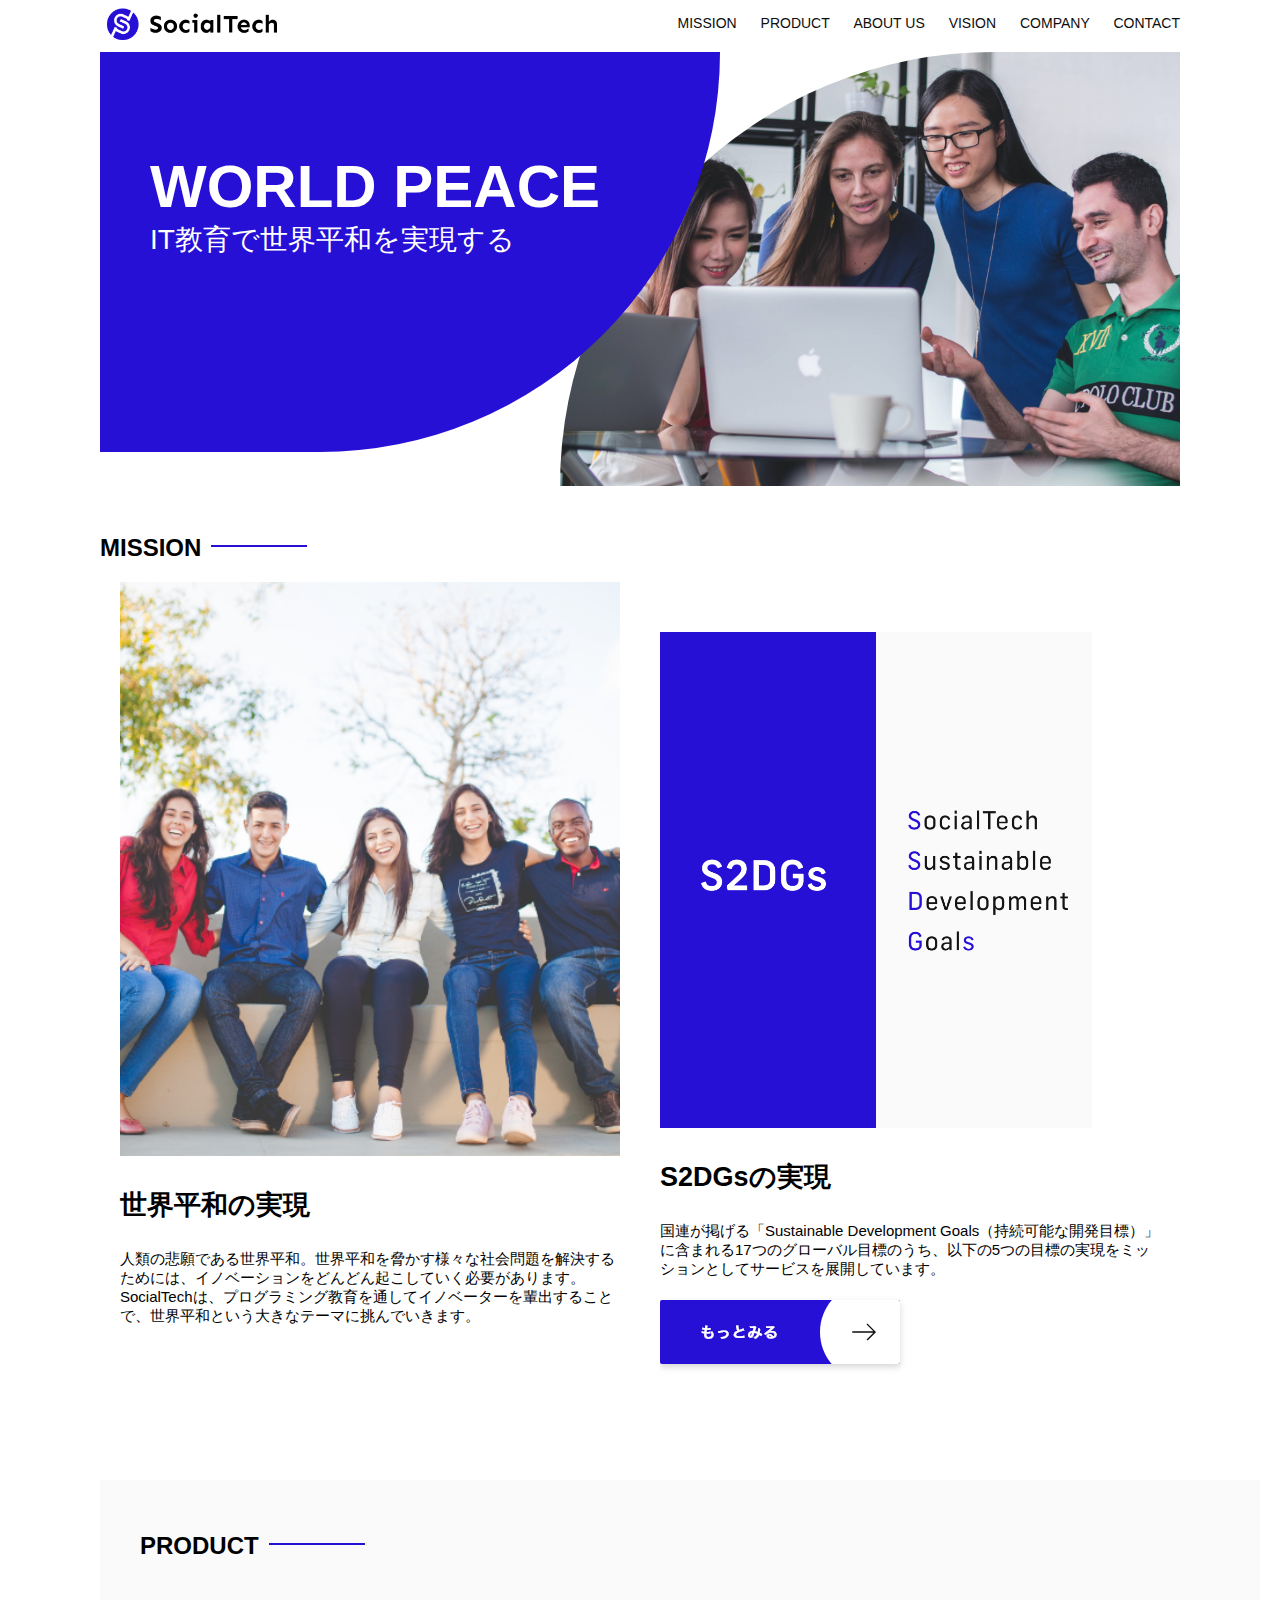
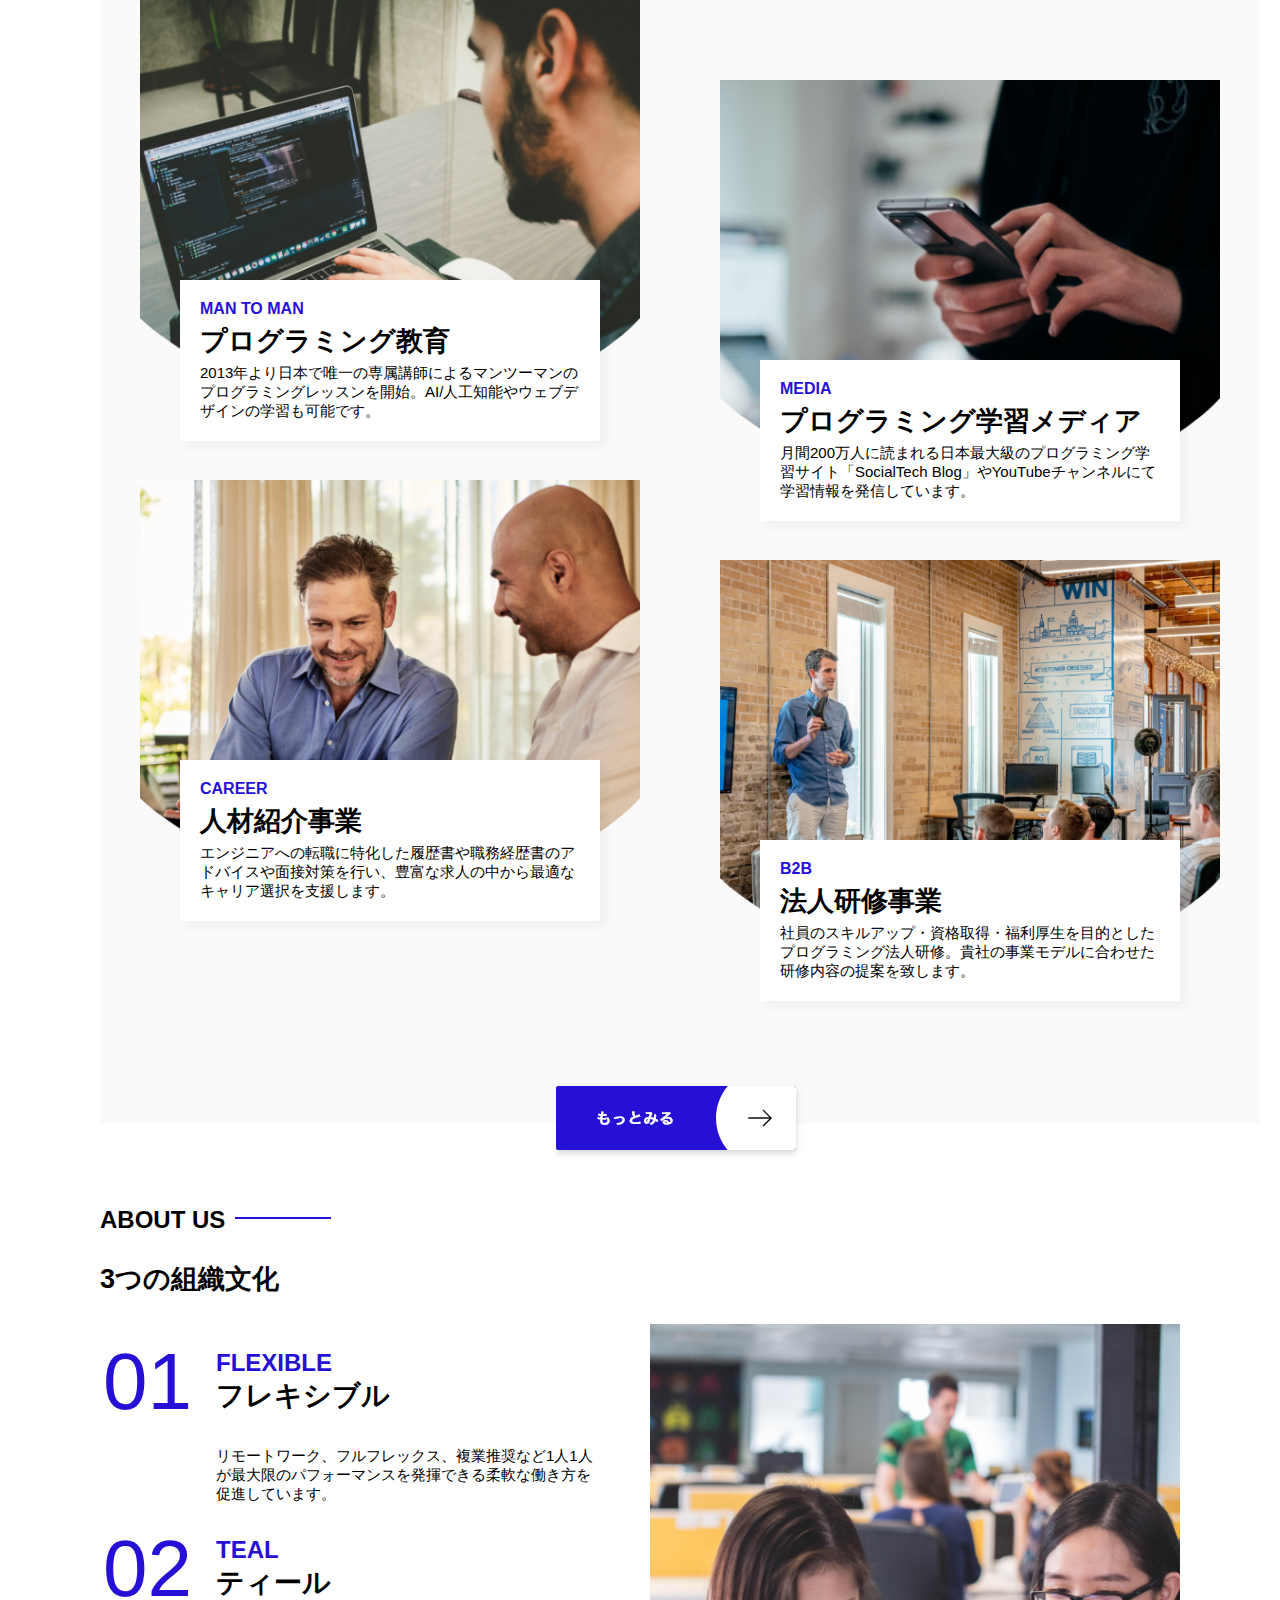
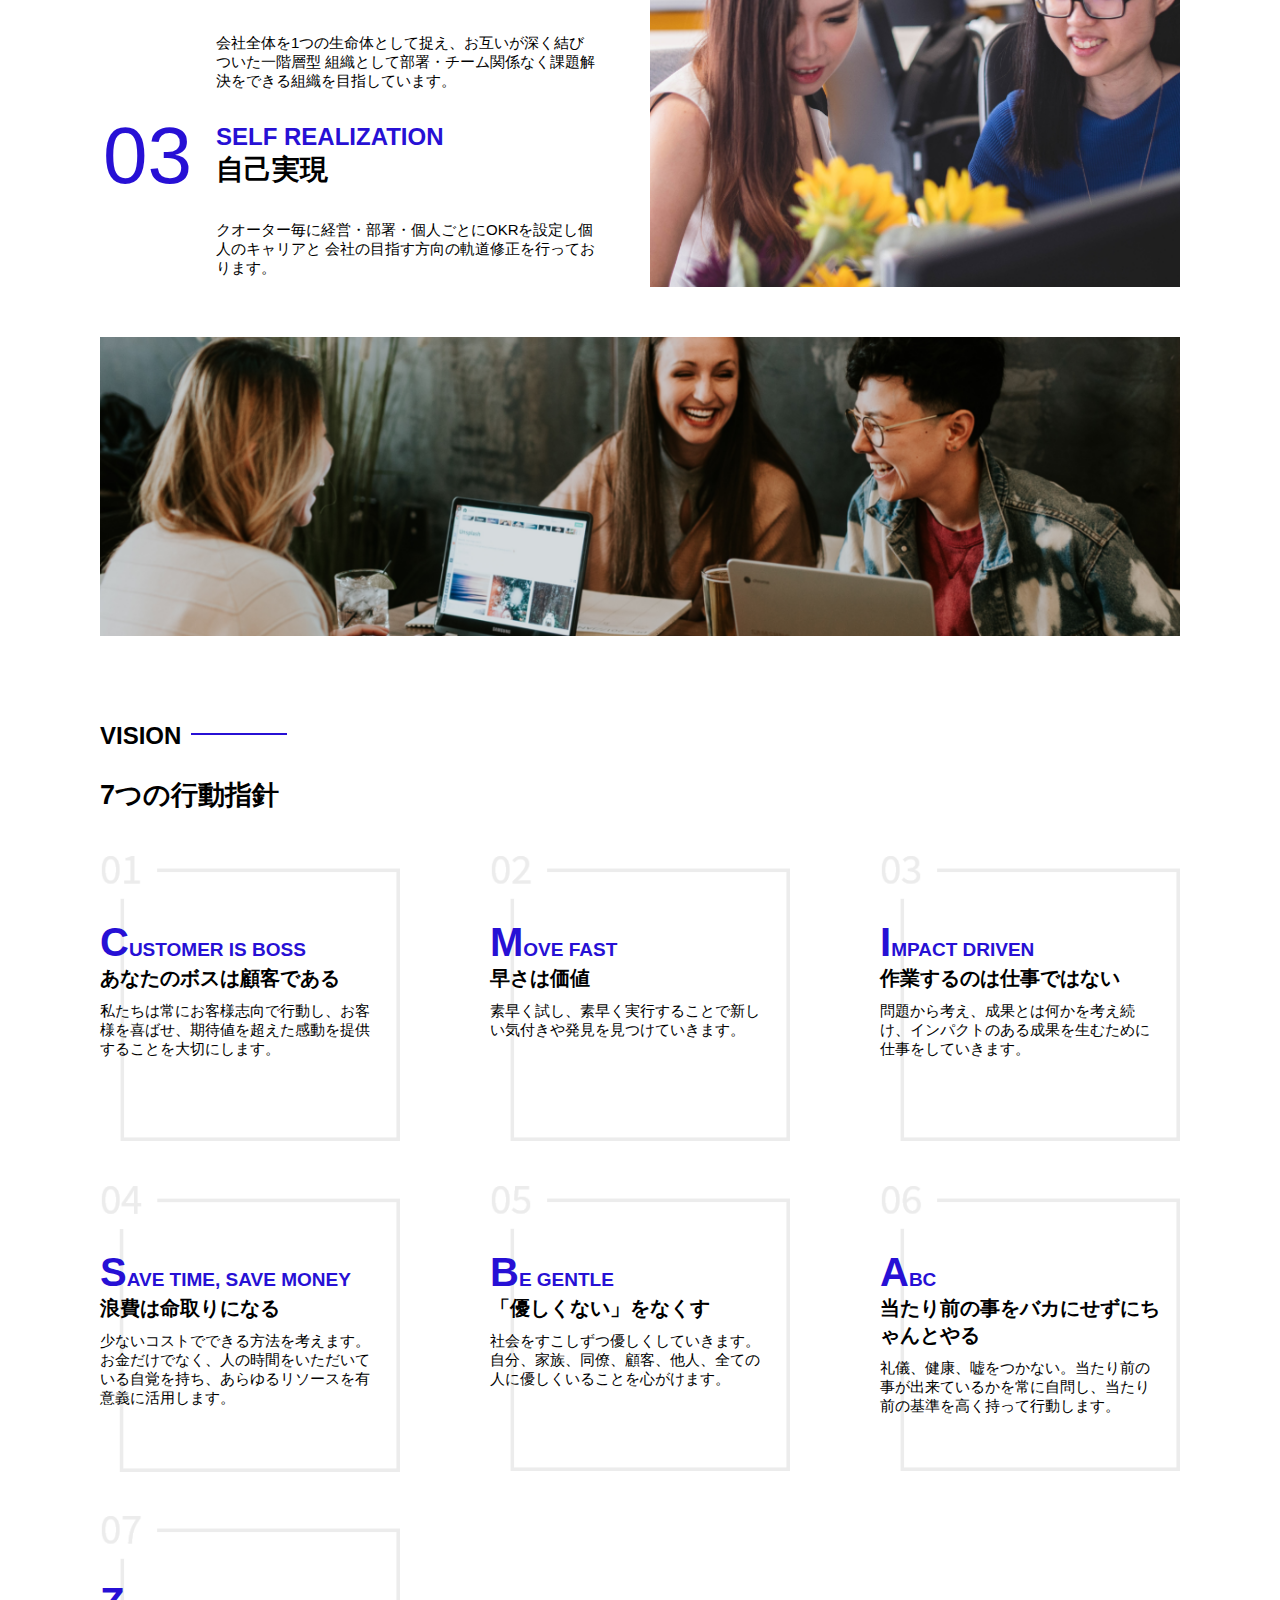
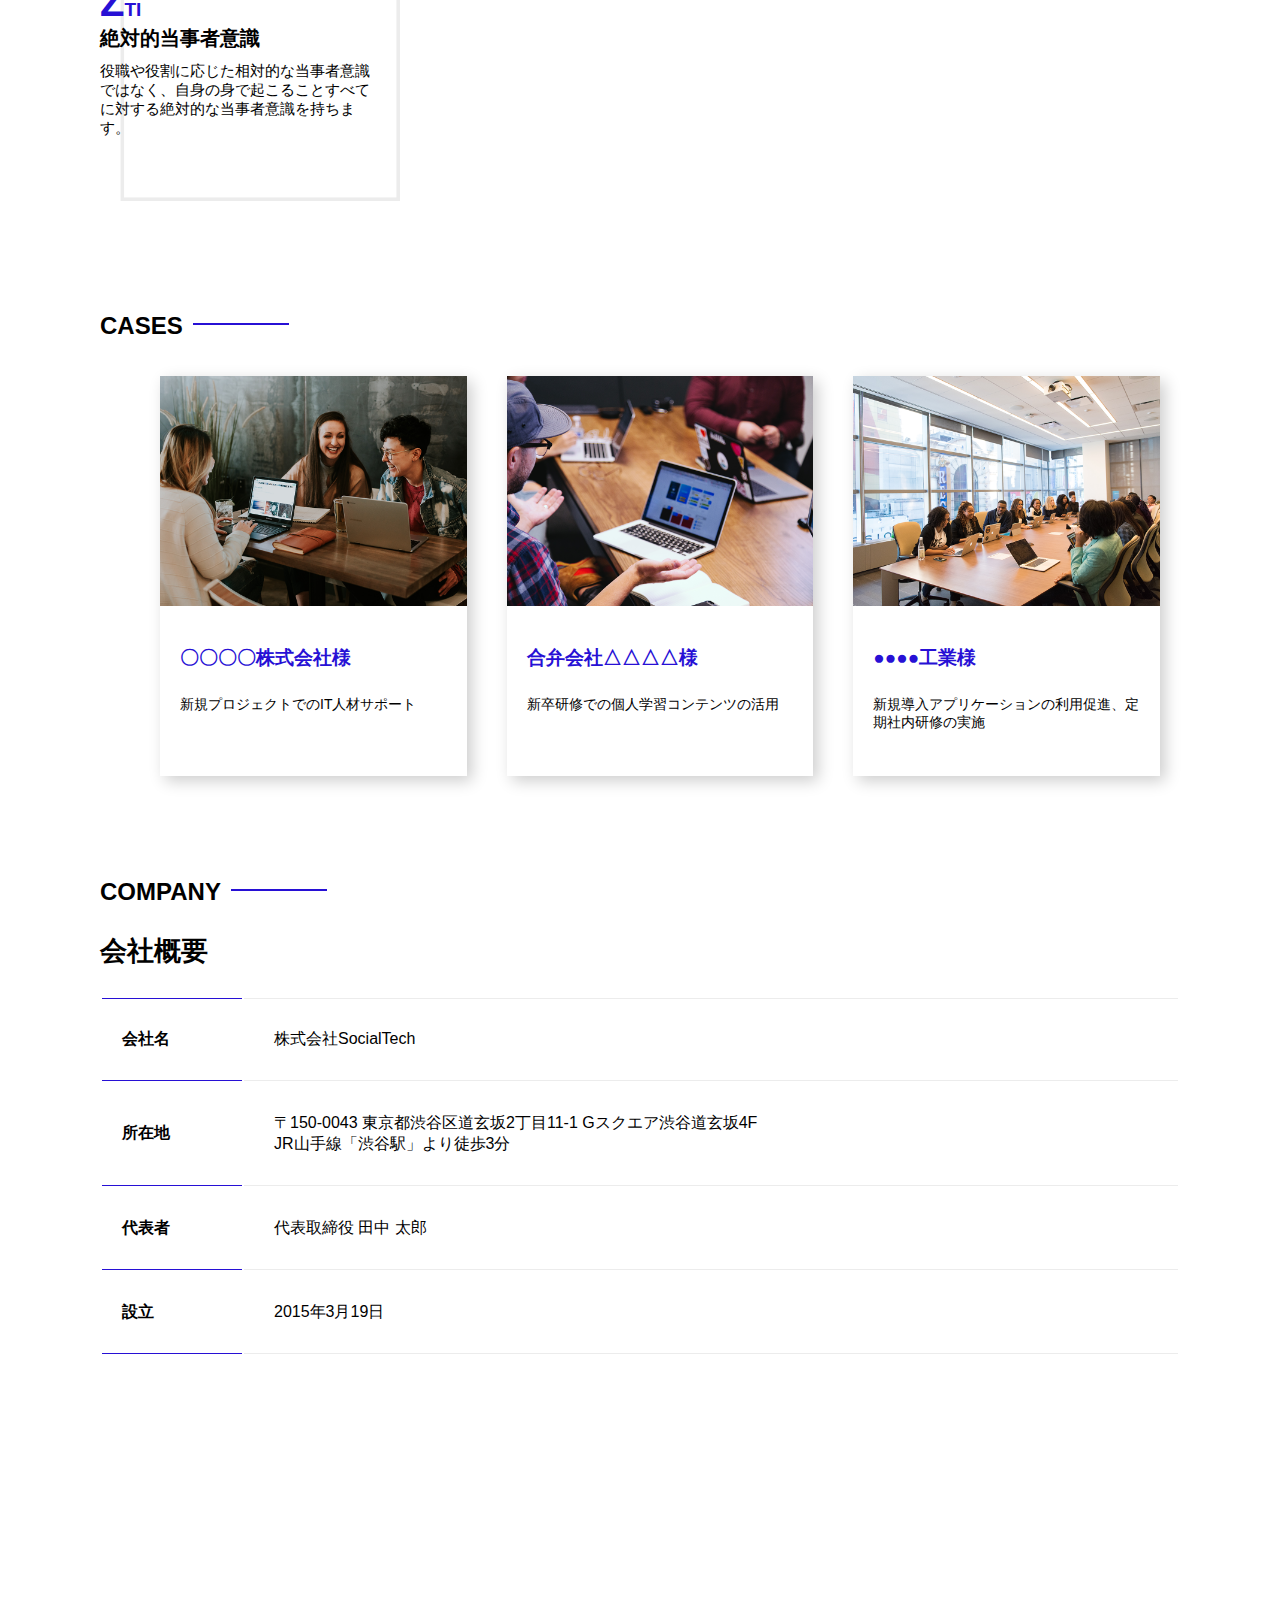
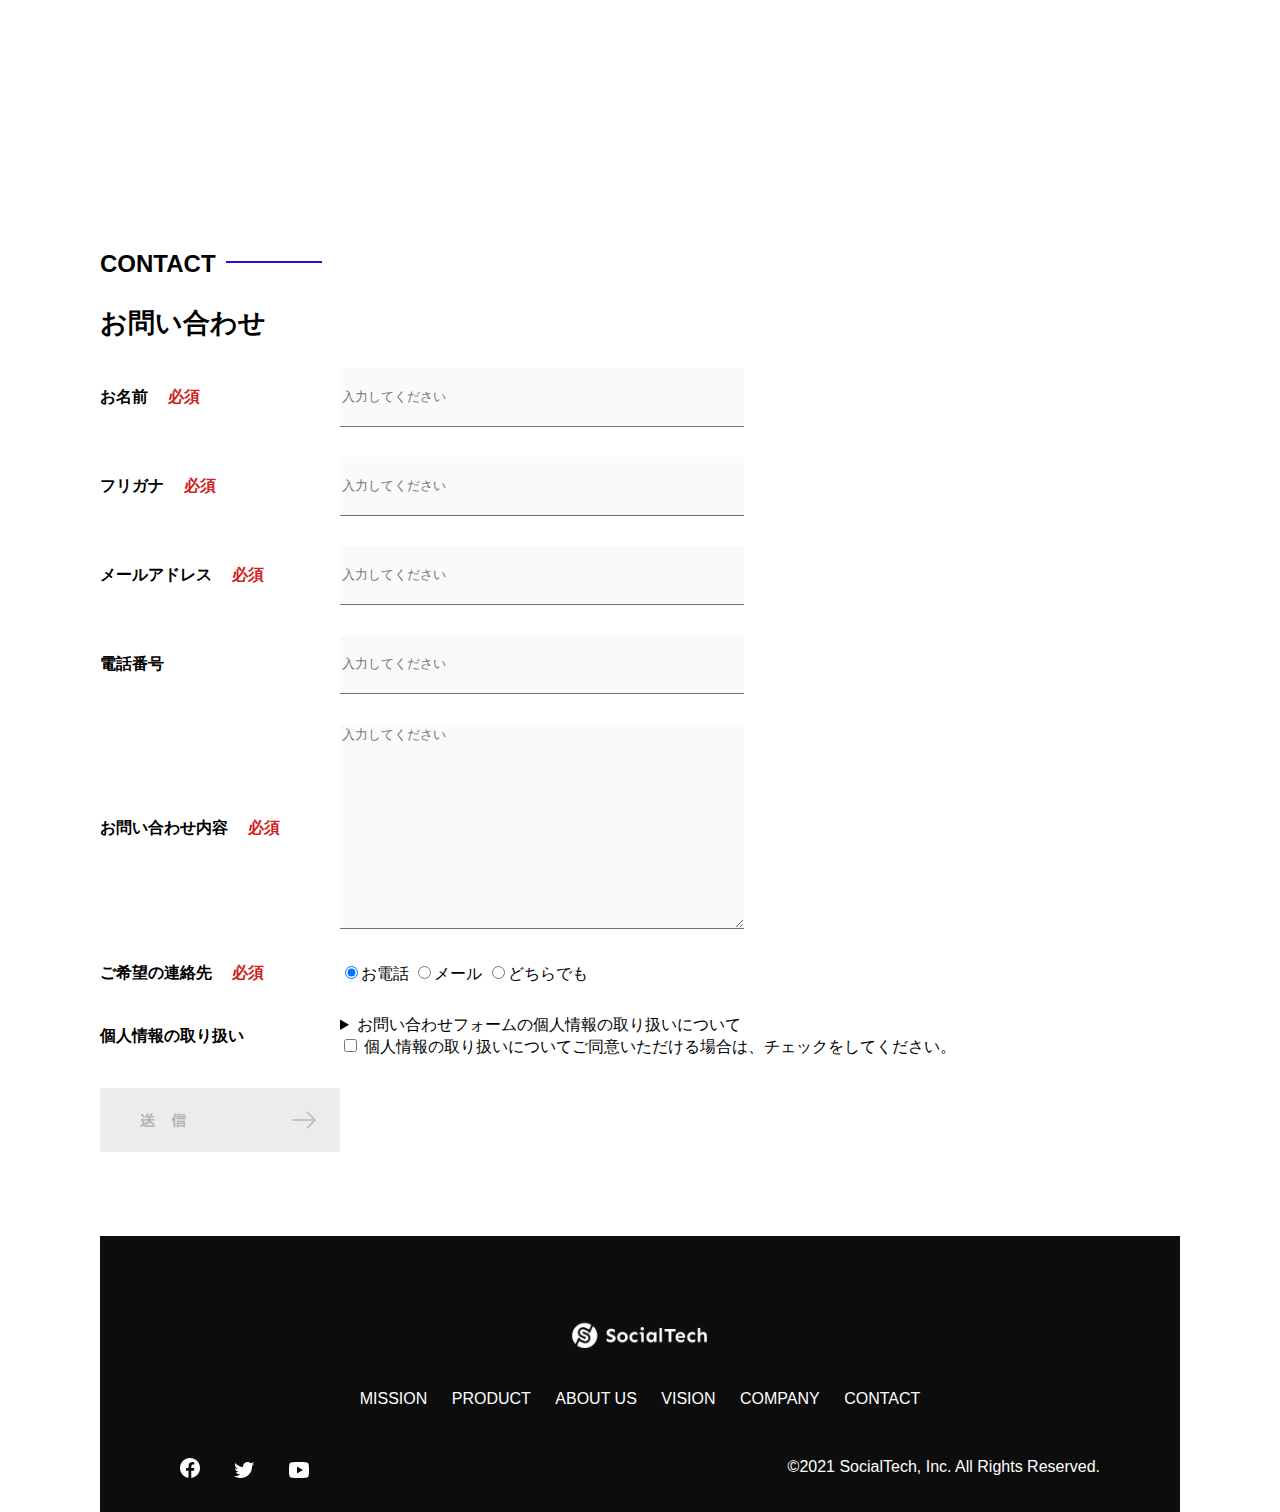
<file: kadai_012/index.html>
<!DOCTYPE html>
<html>
  <head>
    <title>SocialTech</title>
    <meta charset="UTF-8" />
    <meta
      name="description"
      content="SocialTechはEdTech業界のリーディングカンパニーを目指します。"
    />
    <meta name="viewport" content="width=device-width, initial-scale=1.0" />
    <link rel="stylesheet" href="style.css" />
  </head>
  <body>
    <!-- ヘッダー -->
    <header>
      <!-- ロゴ -->
      <a href="index.html" id="logo"
        ><img src="images/logo.png" alt="トップページに戻る"
      /></a>

      <!-- PC用ナビゲーション -->
      <nav id="nav-pc">
        <a href="mission.html">MISSION</a>
        <a href="product.html">PRODUCT</a>
        <a href="index.html#aboutus">ABOUT US</a>
        <a href="index.html#vision">VISION</a>
        <a href="index.html#company">COMPANY</a>
        <a href="index.html#contact">CONTACT</a>
      </nav>
    </header>
    <main>
      <article>
        <!-- メインビジュアル -->
        <section id="main-visual">
          <div id="main-message">
            <h1>WORLD PEACE</h1>
            <p>IT教育で世界平和を実現する</p>
          </div>
          <img
            src="images/index/index-main.png"
            alt="PCの周りに集まる多国籍の仲間たち"
          />
        </section>
        <!--ミッション-->
        <section id="mission">
          <h2 class="index-h2">MISSION</h2>
          <div id="mission-flex">
            <div>
              <img
                id="mission-photo"
                src="images/index/index-mission.png"
                alt="屋外のベンチで写真を撮影する多国籍の仲間たち"
              />
              <h3>世界平和の実現</h3>
              <p>
                人類の悲願である世界平和。世界平和を脅かす様々な社会問題を解決するためには、イノベーションをどんどん起こしていく必要があります。SocialTechは、プログラミング教育を通してイノベーターを輩出することで、世界平和という大きなテーマに挑んでいきます。
              </p>
            </div>
            <div>
              <img id="s2dgs" src="images/index/s2dgs.png" alt="S2DGs" />
              <h3>S2DGsの実現</h3>
              <p>
                国連が掲げる「Sustainable Development
                Goals（持続可能な開発目標）」に含まれる17つのグローバル目標のうち、以下の5つの目標の実現をミッションとしてサービスを展開しています。
              </p>
              <a href="mission.html">
                <img src="images/button-more.png" alt="もっとみる" />
              </a>
            </div>
          </div>
        </section>
        <!-- プロダクト -->
        <section id="product">
          <h2 class="index-h2">PRODUCT</h2>
          <div>
            <div id="product-left">
              <div>
                <img
                  class="product-photo"
                  src="images/index/index-mantoman.png"
                  alt="PCでコードを書く男性"
                />
                <div class="product-explain">
                  <span>MAN TO MAN</span>
                  <h3>プログラミング教育</h3>
                  <p>
                    2013年より日本で唯一の専属講師によるマンツーマンのプログラミングレッスンを開始。AI/人工知能やウェブデザインの学習も可能です。
                  </p>
                </div>
              </div>
              <div>
                <img
                  class="product-photo"
                  src="images/index/index-career.png"
                  alt="笑顔で話し合う2人の男性"
                />
                <div class="product-explain">
                  <span>CAREER</span>
                  <h3>人材紹介事業</h3>
                  <p>
                    エンジニアへの転職に特化した履歴書や職務経歴書のアドバイスや面接対策を行い、豊富な求人の中から最適なキャリア選択を支援します。
                  </p>
                </div>
              </div>
            </div>
            <div id="product-right">
              <div>
                <img
                  class="product-photo"
                  src="images/index/index-media.png"
                  alt="スマートフォンを操作する人"
                />
                <div class="product-explain">
                  <span>MEDIA</span>
                  <h3>プログラミング学習メディア</h3>
                  <p>
                    月間200万人に読まれる日本最大級のプログラミング学習サイト「SocialTech
                    Blog」やYouTubeチャンネルにて学習情報を発信しています。
                  </p>
                </div>
              </div>
              <div>
                <img
                  class="product-photo"
                  src="images/index/index-b2b.png"
                  alt="講演中の男性とそれを聴く人々"
                />
                <div class="product-explain">
                  <span>B2B</span>
                  <h3>法人研修事業</h3>
                  <p>
                    社員のスキルアップ・資格取得・福利厚生を目的としたプログラミング法人研修。貴社の事業モデルに合わせた研修内容の提案を致します。
                  </p>
                </div>
              </div>
            </div>
          </div>
          <div>
            <a id="product-more" href="product.html">
              <img src="images/button-more.png" alt="もっとみる" />
            </a>
          </div>
        </section>
        <!---ABOUT US-->
        <section id="aboutus">
          <h2 class="index-h2">ABOUT US</h2>
          <h3>3つの組織文化</h3>
          <div>
            <table class="culture-table">
              <tr>
                <td>
                  <span class="culture-num">01</span>
                </td>
                <td>
                  <span class="culture-en">FLEXIBLE</span>
                  <span class="culture-jp">フレキシブル</span>
                </td>
              </tr>
              <tr>
                <td>
                  <!--空のセル-->
                </td>
                <td>
                  <p class="culture-description">
                    リモートワーク、フルフレックス、複業推奨など1人1人が最大限のパフォーマンスを発揮できる柔軟な働き方を促進しています。
                  </p>
                </td>
              </tr>
              <tr>
                <td>
                  <span class="culture-num">02</span>
                </td>
                <td>
                  <span class="culture-en">TEAL</span>
                  <span class="culture-jp">ティール</span>
                </td>
              </tr>
              <tr>
                <td>
                  <!--空のセル-->
                </td>
                <td>
                  <p class="culture-description">
                    会社全体を1つの生命体として捉え、お互いが深く結びついた一階層型
                    組織として部署・チーム関係なく課題解決をできる組織を目指しています。
                  </p>
                </td>
              </tr>
              <tr>
                <td>
                  <span class="culture-num">03</span>
                </td>
                <td>
                  <span class="culture-en">SELF REALIZATION</span>
                  <span class="culture-jp">自己実現</span>
                </td>
              </tr>
              <tr>
                <td>
                  <!--空のセル-->
                </td>
                <td>
                  <p class="culture-description">
                    クオーター毎に経営・部署・個人ごとにOKRを設定し個人のキャリアと
                    会社の目指す方向の軌道修正を行っております。
                  </p>
                </td>
              </tr>
            </table>
            <img
              class="culture-img"
              src="images/index/index-aboutus1.png"
              alt="笑顔で話し合う2人の女性"
            />
          </div>
          <img
            class="culture-img2"
            src="images/index/index-aboutus2.png"
            alt="笑顔で話し合う3人の男女"
          />
        </section>
        <!-- VISION -->
        <section id="vision">
          <h2 class="index-h2">VISION</h2>
          <h3>7つの行動指針</h3>
          <div>
            <div class="vision-box">
              <img src="images/index/vision-01.png" alt="01" />
              <span>
                <h4>CUSTOMER IS BOSS</h4>
                <h5>あなたのボスは顧客である</h5>
                <p>
                  私たちは常にお客様志向で行動し、お客様を喜ばせ、期待値を超えた感動を提供することを大切にします。
                </p>
              </span>
            </div>
            <div class="vision-box">
              <img src="images/index/vision-02.png" alt="02" />
              <span>
                <h4>MOVE FAST</h4>
                <h5>早さは価値</h5>
                <p>
                  素早く試し、素早く実行することで新しい気付きや発見を見つけていきます。
                </p>
              </span>
            </div>
            <div class="vision-box">
              <img src="images/index/vision-03.png" alt="03" />
              <span>
                <h4>IMPACT DRIVEN</h4>
                <h5>作業するのは仕事ではない</h5>
                <p>
                  問題から考え、成果とは何かを考え続け、インパクトのある成果を生むために仕事をしていきます。
                </p>
              </span>
            </div>
            <div class="vision-box">
              <img src="images/index/vision-04.png" alt="04" />
              <span>
                <h4>SAVE TIME, SAVE MONEY</h4>
                <h5>浪費は命取りになる</h5>
                <p>
                  少ないコストでできる方法を考えます。お金だけでなく、人の時間をいただいている自覚を持ち、あらゆるリソースを有意義に活用します。
                </p>
              </span>
            </div>
            <div class="vision-box">
              <img src="images/index/vision-05.png" alt="05" />
              <span>
                <h4>BE GENTLE</h4>
                <h5>「優しくない」をなくす</h5>
                <p>
                  社会をすこしずつ優しくしていきます。自分、家族、同僚、顧客、他人、全ての人に優しくいることを心がけます。
                </p>
              </span>
            </div>
            <div class="vision-box">
              <img src="images/index/vision-06.png" alt="06" />
              <span>
                <h4>ABC</h4>
                <h5>当たり前の事をバカにせずにちゃんとやる</h5>
                <p>
                  礼儀、健康、嘘をつかない。当たり前の事が出来ているかを常に自問し、当たり前の基準を高く持って行動します。
                </p>
              </span>
            </div>
            <div class="vision-box">
              <img src="images/index/vision-07.png" alt="07" />
              <span>
                <h4>ZTI</h4>
                <h5>絶対的当事者意識</h5>
                <p>
                  役職や役割に応じた相対的な当事者意識ではなく、自身の身で起こることすべてに対する絶対的な当事者意識を持ちます。
                </p>
              </span>
            </div>
          </div>
        </section>
        <!-- CASES -->
        <section id="cases">
          <h2 id class="index-h2">CASES</h2>
          <ul>
            <li class="case-card">
              <img class="case-img" src="images\index\case-1.png" alt="仲良く語り合う3人">
              <div class="case-info">
                <h4 class="case-name">〇〇〇〇株式会社様</h4>
                <p class="case-content">新規プロジェクトでのIT人材サポート</p>
              </div>
            </li>
            <li class="case-card">
              <img class="case-img" src="images\index\case-2.png" alt="PCでコンテンツを見る">
              <div class="case-info">
                <h4 class="case-name">合弁会社△△△△様</h4>
                <p class="case-content">新卒研修での個人学習コンテンツの活用</p>
              </div>
            </li>
            <li class="case-card">
              <img class="case-img" src="images\index\case-3.png" alt="社内研修中の会議室">
              <div class="case-info">
                <h4 class="case-name">●●●●工業様</h4>
                <p class="case-content">新規導入アプリケーションの利用促進、定期社内研修の実施</p>
              </div>
            </li>
          </ul>
        </section>

        <!-- COMPANY -->
        <section id="company">
          <h2 class="index-h2">COMPANY</h2>
          <h3>会社概要</h3>
          <table id="company-table">
            <tr>
              <th class="tableheader-first">会社名</th>
              <td class="cell-first">株式会社SocialTech</td>
            </tr>
            <tr>
              <th class="tableheader">所在地</th>
              <td class="cell">
                〒150-0043 東京都渋谷区道玄坂2丁目11-1 Gスクエア渋谷道玄坂4F<br />JR山手線「渋谷駅」より徒歩3分
              </td>
            </tr>
            <tr>
              <th class="tableheader">代表者</th>
              <td class="cell">代表取締役 田中 太郎</td>
            </tr>
            <tr>
              <th class="tableheader">設立</th>
              <td class="cell">2015年3月19日</td>
            </tr>
          </table>
          <iframe
            src="https://www.google.com/maps/embed?pb=!1m18!1m12!1m3!1d3241.7759544892483!2d139.69399665123464!3d35.65789123876098!2m3!1f0!2f0!3f0!3m2!1i1024!2i768!4f13.1!3m3!1m2!1s0x60188caa0042e8d1%3A0xba130bea826a7aa2!2z44CSMTUwLTAwNDMg5p2x5Lqs6YO95riL6LC35Yy66YGT546E5Z2C77yS5LiB55uu77yR77yR4oiS77yR!5e0!3m2!1sja!2sjp!4v1636872991912!5m2!1sja!2sjp"
            style="border: 0"
            allowfullscreen=""
            loading="lazy"
          >
          </iframe>
        </section>
        <!-- お問い合わせフォーム -->
        <section id="contact">
          <h2 class="index-h2">CONTACT</h2>
          <h3>お問い合わせ</h3>
          <form>
            <div>
              <div class="contact-heading">
                <label class="contact-label"
                  >お名前<span class="contact-span">必須</span></label
                >
              </div>
              <div class="contact-form">
                <input
                  type="text"
                  name="name"
                  placeholder="入力してください"
                  class="contact-textbox"
                />
              </div>
            </div>
            <div>
              <div class="contact-heading">
                <label class="contact-label"
                  >フリガナ<span class="contact-span">必須</span></label
                >
              </div>
              <div>
                <input
                  type="text"
                  name="hurigana"
                  placeholder="入力してください"
                  class="contact-textbox"
                />
              </div>
            </div>
            <div>
              <div class="contact-heading">
                <label class="contact-label"
                  >メールアドレス<span class="contact-span">必須</span></label
                >
              </div>
              <div>
                <input
                  type="text"
                  name="email"
                  placeholder="入力してください"
                  class="contact-textbox"
                />
              </div>
            </div>
            <div>
              <div class="contact-heading">
                <label class="contact-label">電話番号</label>
              </div>
              <div>
                <input
                  type="text"
                  name="tel"
                  placeholder="入力してください"
                  class="contact-textbox"
                />
              </div>
            </div>
            <div>
              <div class="contact-heading">
                <label class="contact-label"
                  >お問い合わせ内容<span class="contact-span">必須</span></label
                >
              </div>
              <div>
                <textarea
                  class="contact-textarea"
                  placeholder="入力してください"
                  name="message"
                ></textarea>
              </div>
            </div>
            <div>
              <div class="contact-heading">
                <label class="contact-label"
                  >ご希望の連絡先<span class="contact-span">必須</span></label
                >
              </div>
              <div>
                <input
                  class="radiobutton"
                  type="radio"
                  value="tel"
                  name="contact"
                  checked
                /><label>お電話</label>
                <input
                  class="radiobutton"
                  type="radio"
                  value="mail"
                  name="contact"
                /><label>メール</label>
                <input
                  class="radiobutton"
                  type="radio"
                  value="both"
                  name="contact"
                /><label>どちらでも</label>
              </div>
            </div>
            <div>
              <div class="contact-heading">
                <label class="contact-label">個人情報の取り扱い</label>
              </div>
              <div>
                <details>
                  <summary>
                    お問い合わせフォームの個人情報の取り扱いについて
                  </summary>
                  <div>
                    <span>１．組織の名称又は氏名</span><br />
                    株式会社SocialTech<br /><br />
                    <span
                      >２．個人情報保護管理者（若しくはその代理人）の氏名又は職名、所属及び連絡先
                      鈴木 一郎 コーポレート部</span
                    ><br />
                    メールアドレス：support@socialtech.net<br />
                    TEL：03-xxxx-xxxx<br />
                    <span>３．個人情報の利用目的</span><br />
                    ・本サービス及び本サービスに関連する情報の提供又はそれらに関する連絡のため<br />
                    ・ユーザーの本人確認のため<br />
                    ・当社サービスのご案内のため<br />
                    ・当社の商品等の広告または宣伝（電子メールによるものを含むものとします。）<br /><br />
                    <span>４．個人情報の取り扱い業務の委託</span><br />
                    個人情報の取扱業務の全部または一部を外部に業務委託する場合があります。<br />
                    その際、弊社は、個人情報を適切に保護できる管理体制を敷き実行していることを条件として<br />
                    委託先を厳選したうえで、機密保持契約を委託先と締結し、お客様の個人情報を厳密に管理させます。<br /><br />
                    <span>５．個人情報の開示等の請求</span><br />
                    お客様は、弊社に対してご自身の個人情報の開示等（利用目的の通知、開示、内容の訂正・追加・削除、利用の停止または消去、第三者への提供の停止）に関して、当社問合わせ窓口に申し出ることができます。<br />
                    その際、弊社はお客様ご本人を確認させていただいたうえで、合理的な期間内に対応いたします。<br /><br />
                    なお、個人情報に関する弊社問合わせ先は、次の通りです。<br /><br />
                    株式会社SocialTech　個人情報問合せ窓口<br />
                    〒150-0043　東京都渋谷区道玄坂2丁目11-1 Ｇスクエア渋谷道玄坂
                    4F<br />
                    メールアドレス：support@socialtech.net　TEL：03-xxxx-xxxx<br /><br />
                    <span>６．個人情報を提供されることの任意性について</span
                    ><br /><br />
                    お客様がご自身の個人情報を弊社に提供されるか否かは、お客様のご判断によりますが、もしご提供されない場合には、適切なサービスが提供できない場合がありますので予めご了承ください。
                  </div>
                </details>
                <input type="checkbox" name="agree" />
                <span
                  >個人情報の取り扱いについてご同意いただける場合は、チェックをしてください。</span
                >
              </div>
            </div>
            <input
              type="image"
              value="Submit"
              src="images/button-submit.png"
              alt="送信する"
            />
          </form>
        </section>
      </article>
      <footer>
        <div id="footer-logo">
          <img src="images/logo-sp.png" alt="SocialTech" />
        </div>
        <div id="footer-link">
          <a href="mission.html">MISSION</a>
          <a href="product.html">PRODUCT</a>
          <a href="index.html#aboutus">ABOUT US</a>
          <a href="index.html#vision">VISION</a>
          <a href="index.html#company">COMPANY</a>
          <a href="index.html#contact">CONTACT</a>
        </div>
        <div id="sns-footer">
          <a href="https://www.facebook.com/sejuku2013"
            ><img src="images/button-facebook.png" alt="Facebookのリンク"
          /></a>
          <a href="https://twitter.com/samuraijuku"
            ><img src="images/button-twitter.png" alt="Twitterのリンク"
          /></a>
          <a href="https://www.youtube.com/channel/UCCFOQO5aDK0xXam4cUQXT8g"
            ><img src="images/button-youtube.png" alt="YouTubeのリンク"
          /></a>
          <span id="copyright"
            >&copy;2021 SocialTech, Inc. All Rights Reserved.
          </span>
        </div>
      </footer>
    </main>
  </body>
</html>
</file>
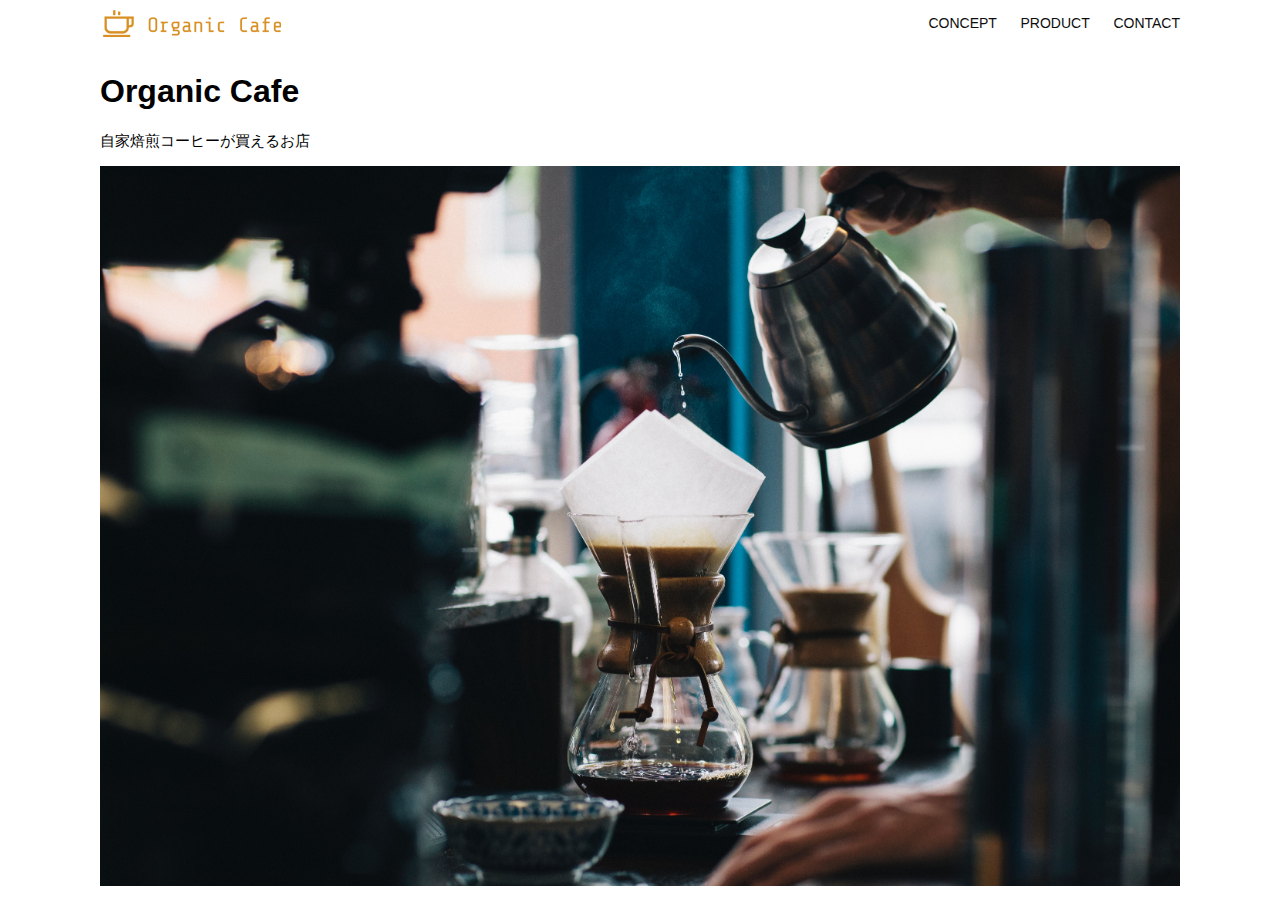
<file: kadai_013/index.html>
<!DOCTYPE html>
<html>
  <head>
    <title>Organic Cafe</title>
    <meta charset="UTF-8" />
    <meta
      name="description"
      content="自家焙煎のコーヒーがお家で楽しめるOrganic Cafe"
    />
    <meta name="viewport" content="width=device-width, initial-scale=1.0" />
    <link rel="stylesheet" href="style.css" />
  </head>
  <body>
    <!-- ヘッダー -->
    <header>
      <!-- ロゴ -->
      <a href="index.html" id="logo"
        ><img src="images/logo.png" alt="トップページに戻る"
      /></a>

      <!-- PC用ナビゲーション -->
      <nav id="nav-pc">
        <a href="index.html#concept">CONCEPT</a>
        <a href="index.html#product">PRODUCT</a>
        <a href="index.html#contact">CONTACT</a>
      </nav>

      <!--スマホ用ハンバーガーメニュー-->
      <img id="menu-sp" src="images\button-menu.png"
        alt="ナビゲーションを開く" onclick="document.getElementById('nav-sp').style.display='block'">

      <!--SP用ナビゲーション-->
      <nav id="nav-sp">
        <img id="close" src="images\button-close.png" 
           alt="ナビゲーションを閉じる" onclick="document.getElementById('nav-sp').style.display='none'">
          <a id="logo-sp" href="index.html" onclick="document.getElementById('nav-sp').style.display='none'" >
           <img src="images\logo-sp.png" alt="トップページに戻る"></a>
          <a class="menu" href="index.html#concept" onclick="document.getElementById('nav-sp').style.display='none'">
           CONCEPT</a>
          <a class="menu" href="index.html#product" onclick="document.getElementById('nav-sp').style.display='none'">
           PRODUCT</a>
          <a class="menu" href="index.html#contact" onclick="document.getElementById('nav-sp').style.display='none'">
           CONTACT</a>
      </nav>
    </header>
    <main>
      <article>
        <!-- メインビジュアル -->
        <section id="main-visual">
          <div id="main-message">
            <h1>Organic Cafe</h1>
            <p>自家焙煎コーヒーが買えるお店</p>
          </div>
          <img
            src="images/main-image.jpg"
            alt="コーヒーをハンドドリップで淹れる画像"
          />
        </section>
      </article>
    </main>
  </body>
</html>
</file>
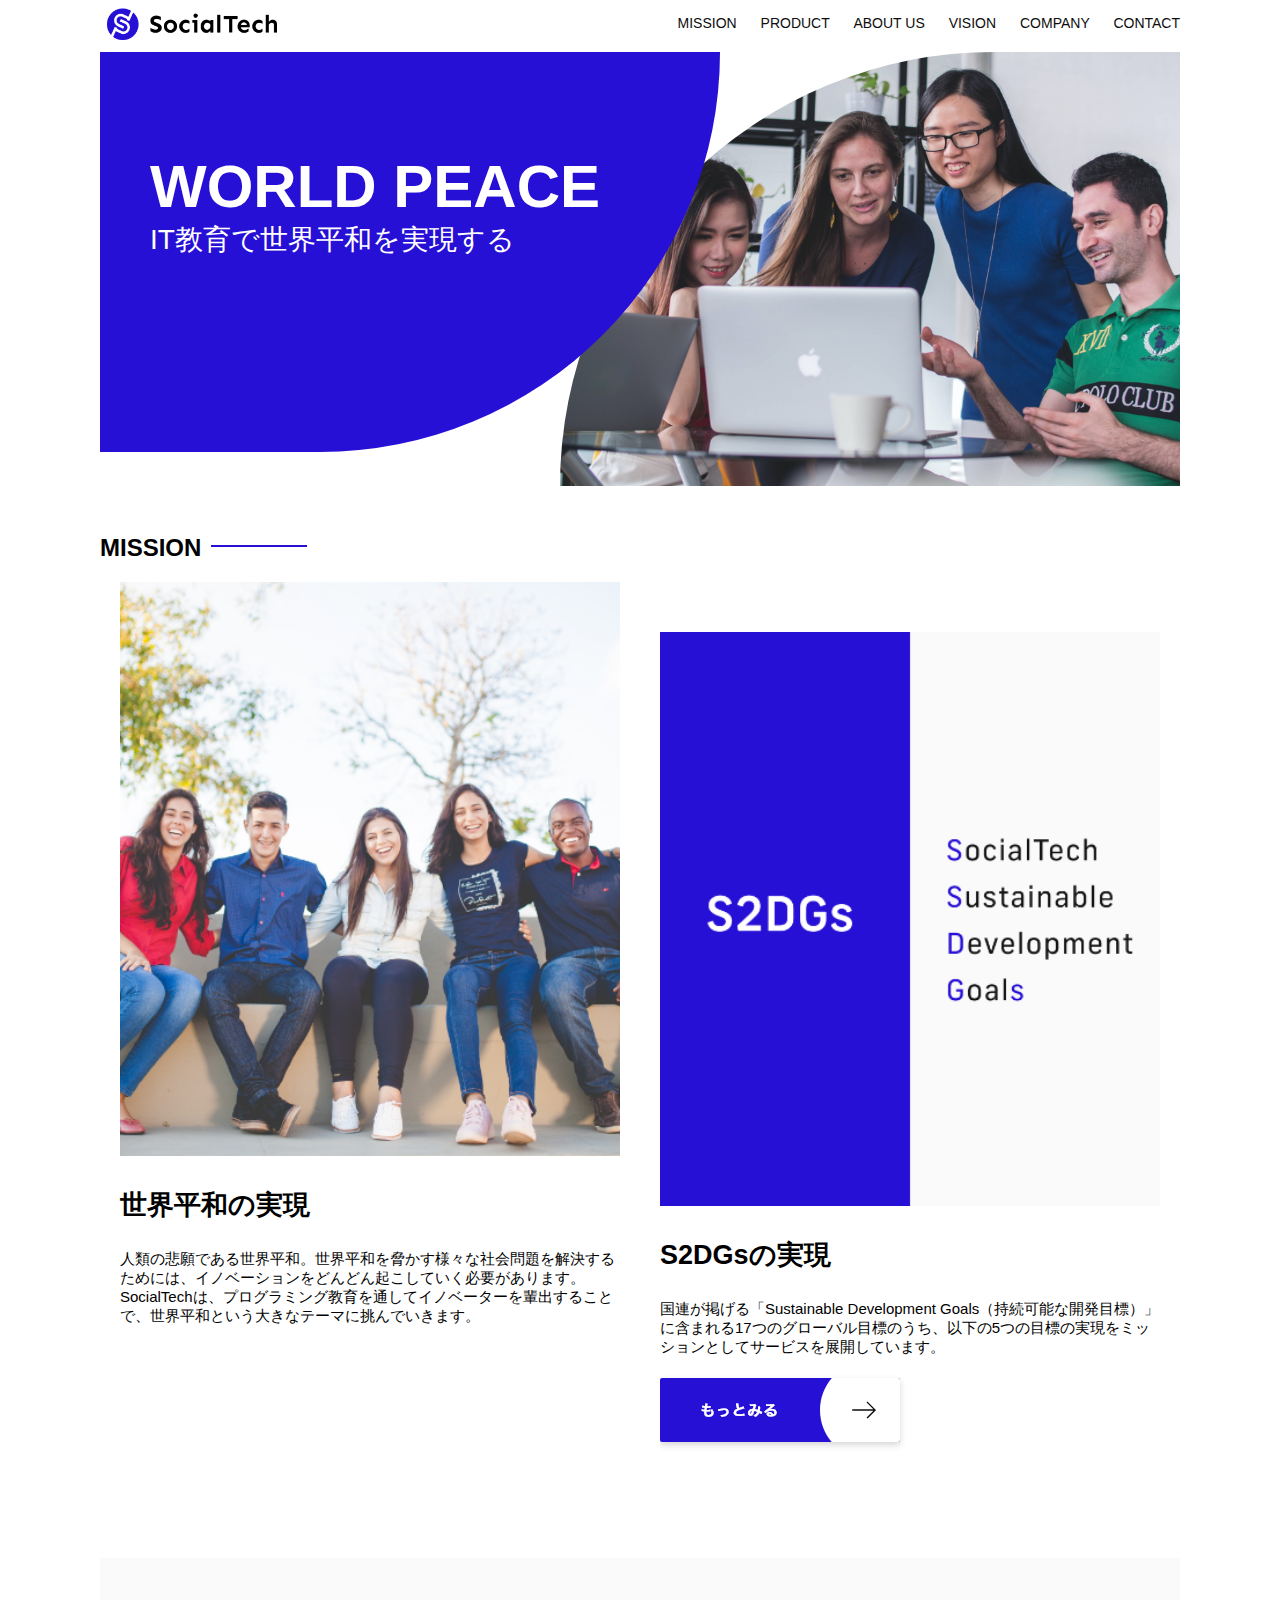
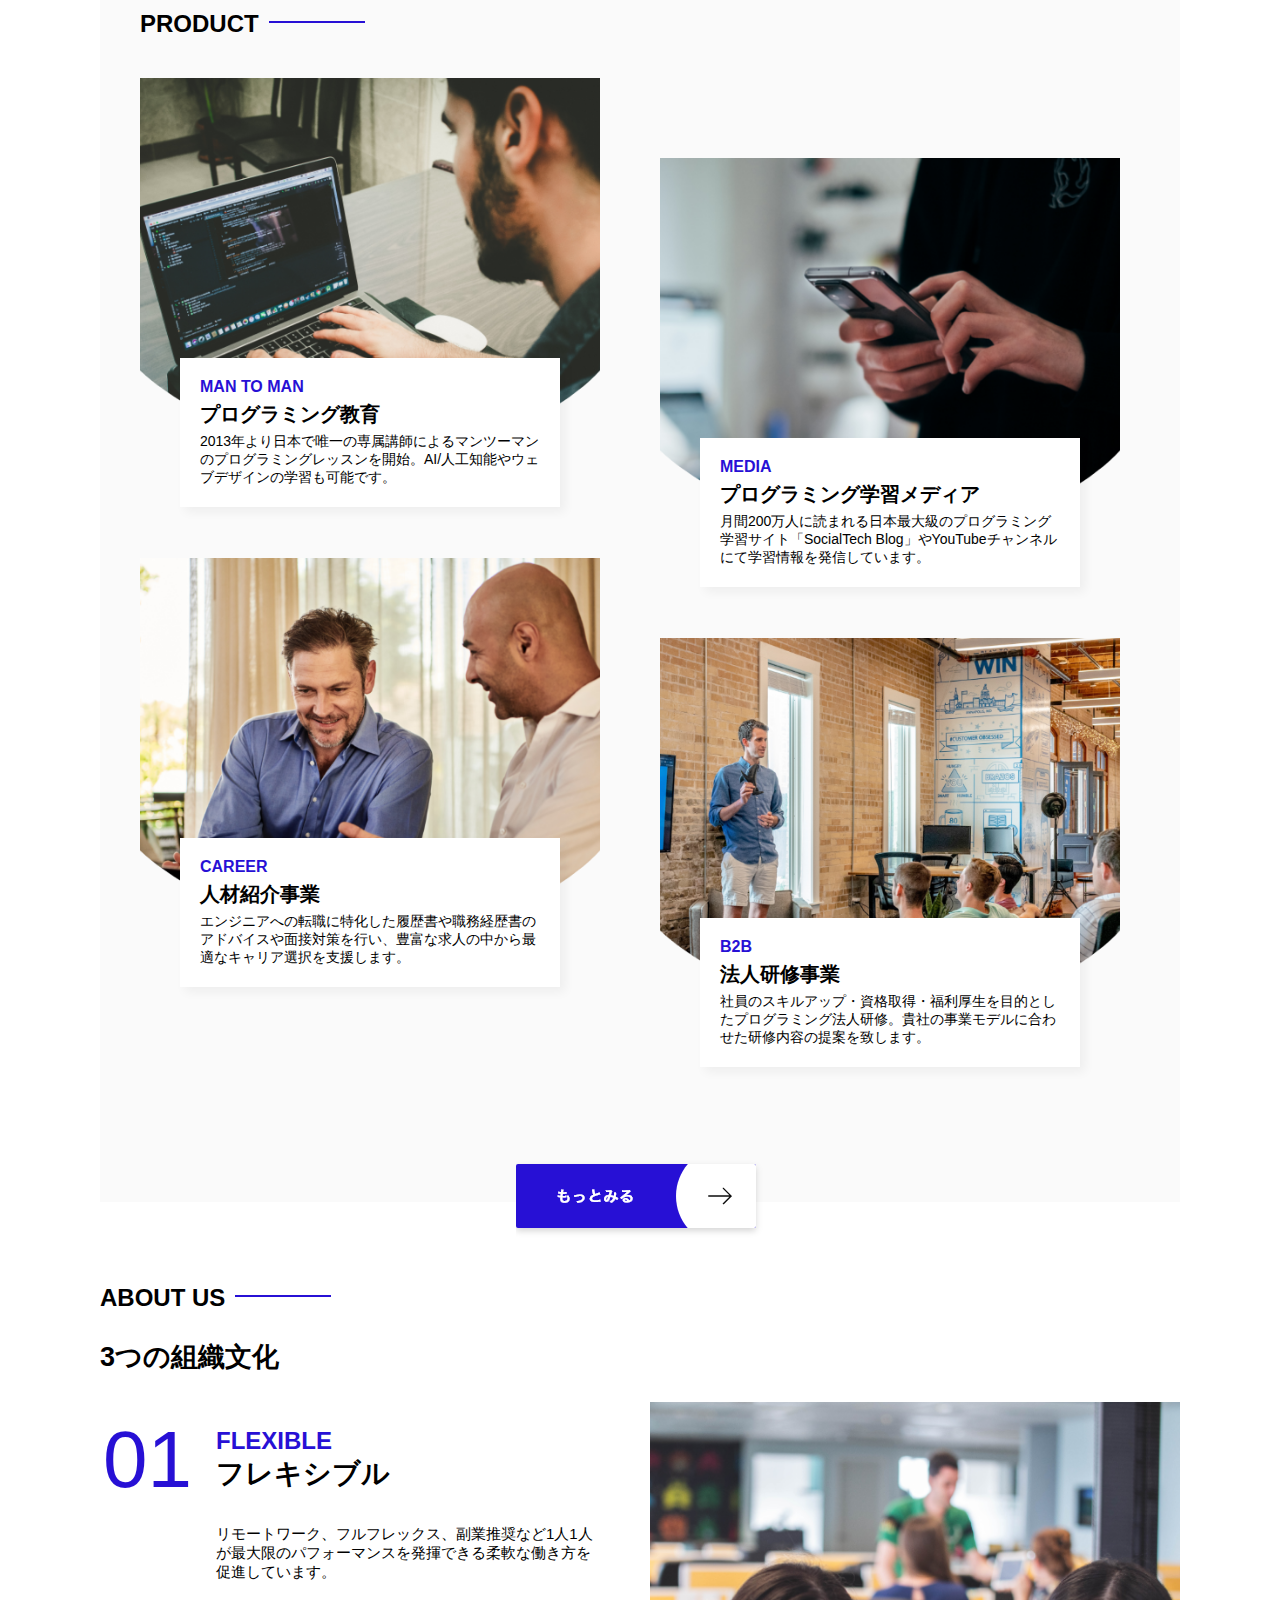
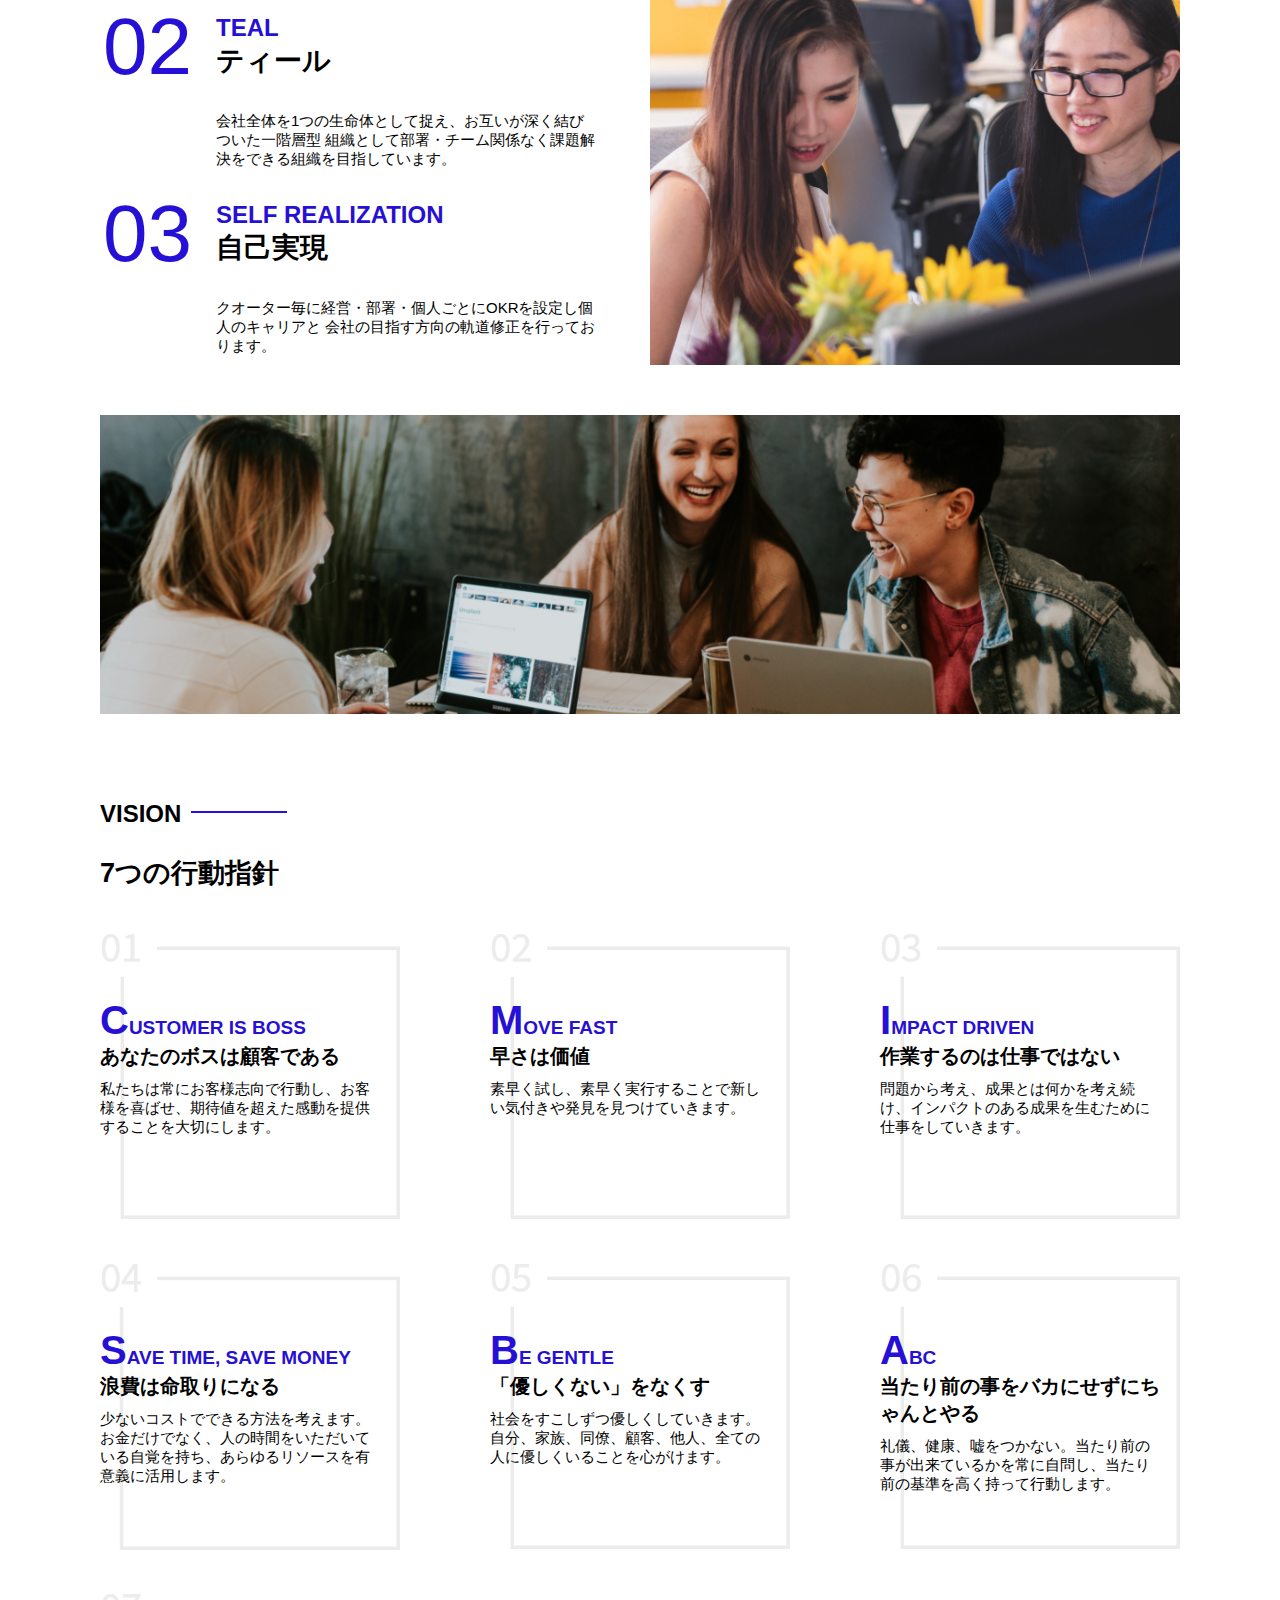
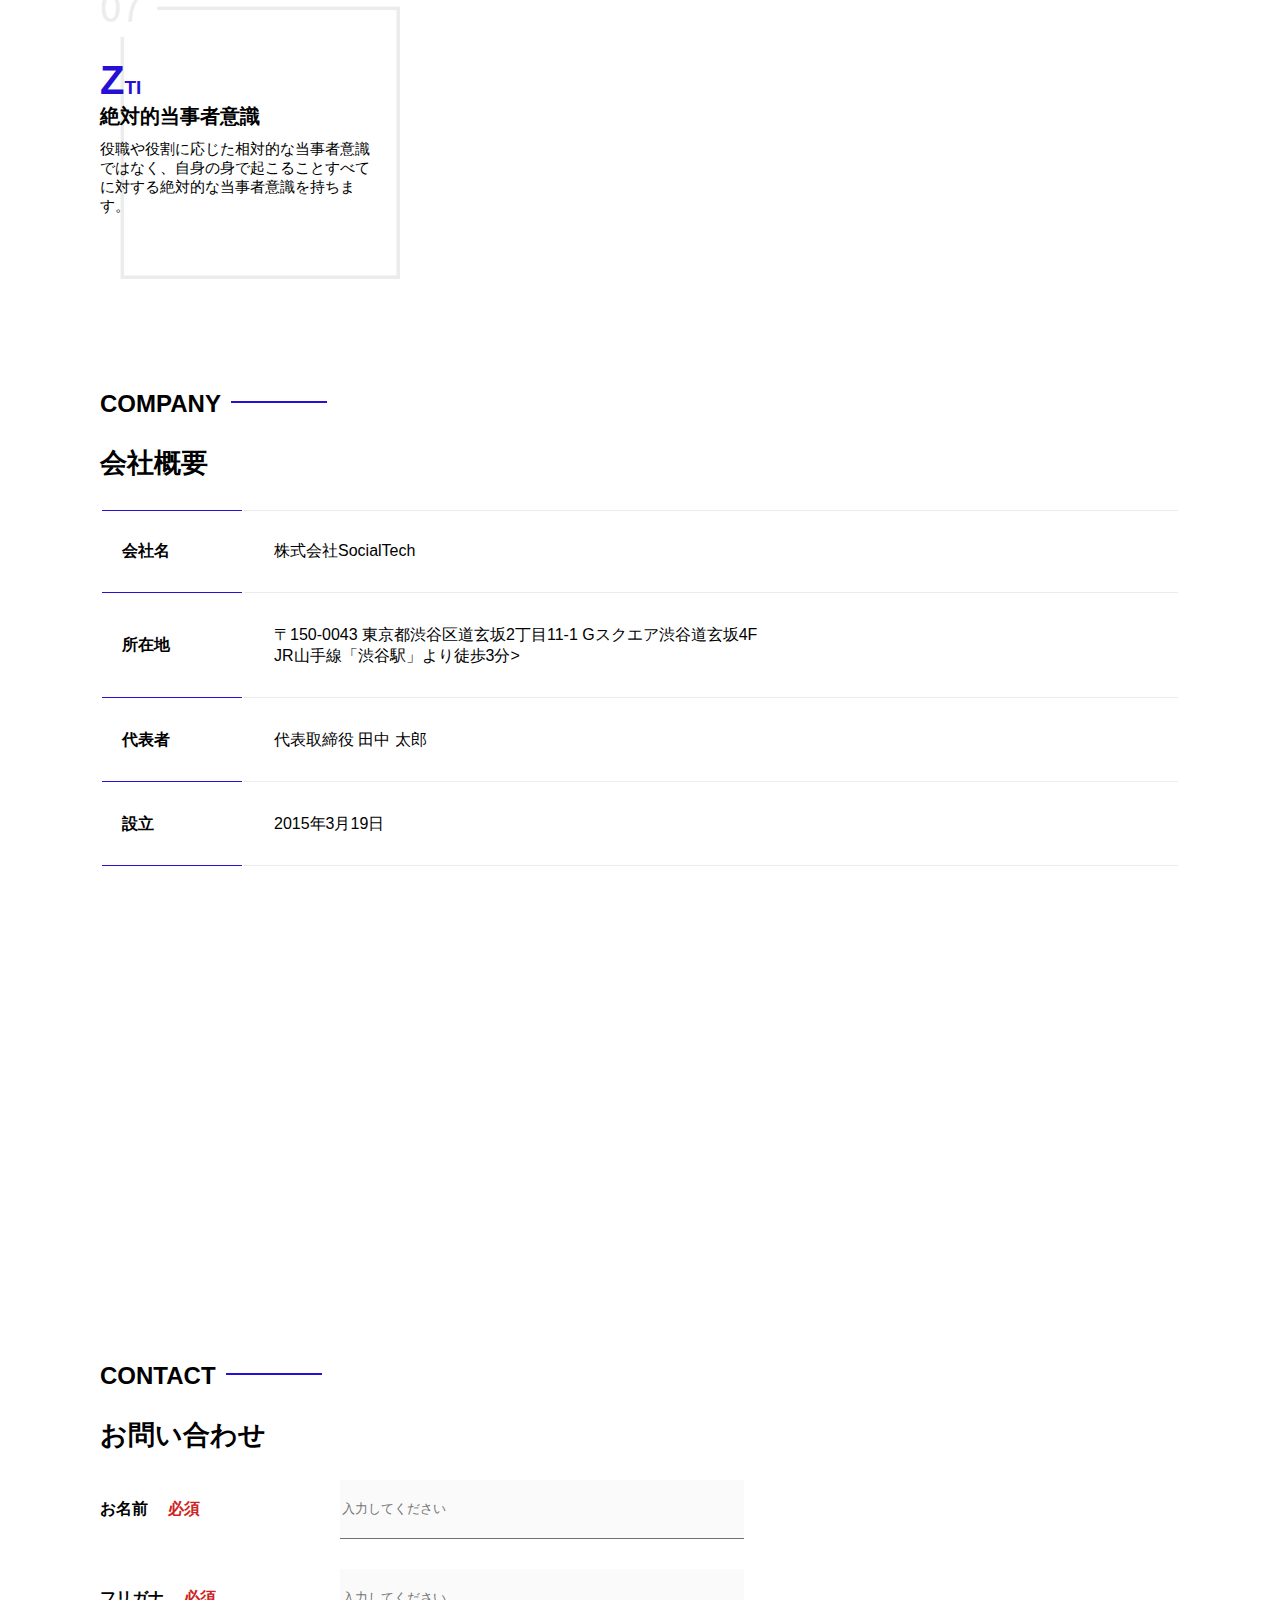
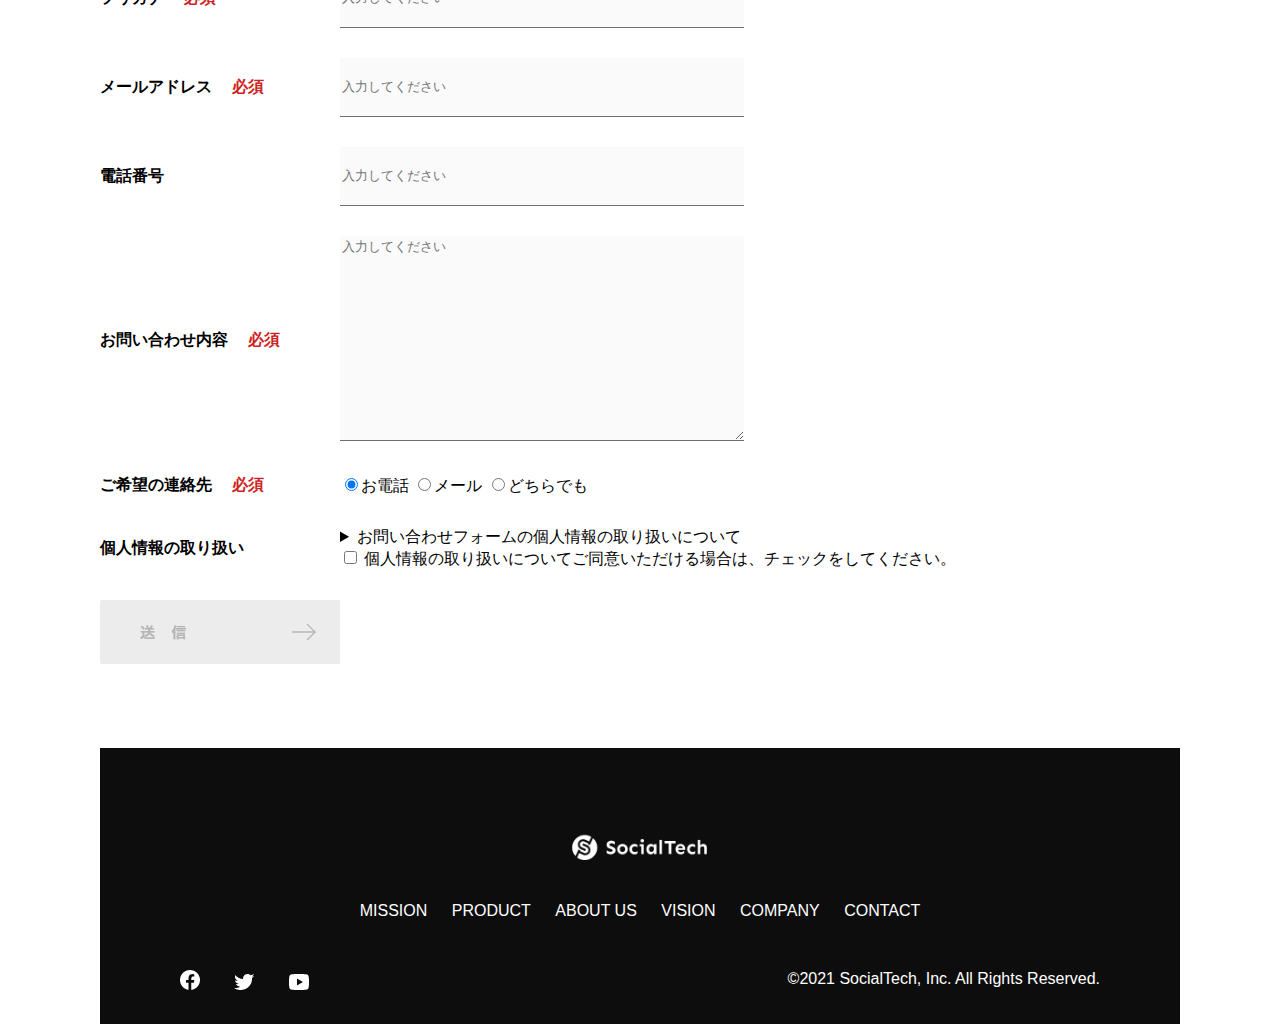
<file: kadai_tutorial_output/index.html>
<!DOCTYPE html>
<html>
<head>
  <title>SocialTech</title>
  <meta charset="utf-8">
  <meta name="description" content="SocialTechはEdTech業界のリーディングカンパニーを目指します。">
  <meta name="viewport" content="width=device-width, initial-scale=1.0">
  <link rel="stylesheet" href="style.css">
</head>
<body>
  <!-- ヘッダー -->
  <header>
    <!-- ロゴ -->
    <a href="index.html" id="logo"><img src="images/logo.png" alt="トップページに戻る"></a>

     <!-- PC用ナビゲーション -->
     <nav id="nav-pc">
       <a href="mission.html">MISSION</a>
       <a href="product.html">PRODUCT</a>
       <a href="index.html#aboutus">ABOUT US</a>
       <a href="index.html#vision">VISION</a>
       <a href="index.html#company">COMPANY</a>
       <a href="index.html#contact">CONTACT</a>
     </nav>
      <!--スマホ用メニューボタン-->
      <img id="menu-sp" src="images/button-menu.png" alt="ナビゲーションを開く" onclick="document.getElementById('nav-sp').style.display = 'block'">

      <!--スマホ用ナビゲーション-->
      <nav id="nav-sp">
        <img id="close" src="images/button-close.png" alt="ナビゲーションを閉じる" onclick="document.getElementById('nav-sp').style.display = 'none'">
        <a id="logo-sp" href="index.html" onclick="document.getElementById('nav-sp').style.display = 'none'"><img
            src="images/logo-sp.png" alt="トップページに戻る"></a>
        <a class="menu" href="mission.html" onclick="document.getElementById('nav-sp').style.display = 'none'">MISSION</a>
        <a class="menu" href="product.html" onclick="document.getElementById('nav-sp').style.display = 'none'">PRODUCT</a>
        <a class="menu" href="index.html#aboutus" onclick="document.getElementById('nav-sp').style.display = 'none'">ABOUT
          US</a>
        <a class="menu" href="index.html#vision"
          onclick="document.getElementById('nav-sp').style.display = 'none'">VISION</a>
        <a class="menu" href="index.html#company"
          onclick="document.getElementById('nav-sp').style.display = 'none'">COMPANY</a>
        <a class="menu" href="index.html#contact"
          onclick="document.getElementById('nav-sp').style.display = 'none'">CONTACT</a>
        <div id="sns">
          <a href="https://www.facebook.com/sejuku2013"><img src="images/button-facebook.png" alt="Facebookのリンク"></a>
          <a href="https://twitter.com/samuraijuku"><img src="images/button-twitter.png" alt="Twitterのリンク"></a>
          <a href="https://www.youtube.com/channel/UCCFOQO5aDK0xXam4cUQXT8g"><img src="images/button-youtube.png" alt="YouTubeのリンク"></a>
        </div>
      </nav>
  </header>
  <main>
    <article>
      <!-- メインビジュアル -->
      <section id="main-visual">
         <div id="main-message">
             <h1>WORLD PEACE</h1>
             <p>IT教育で世界平和を実現する</p>
         </div>
          <img src="images/index/index-main.png" alt="PCの周りに集まる多国籍の仲間たち">
        </section>
        <!--ミッション-->
        <section id="mission">
          <h2 class="index-h2">MISSION</h2>
          <div id="mission-flex">
            <div>
              <img id="mission-photo" src="images/index/index-mission.png" alt="屋外のベンチで写真を撮影する多国籍の仲間たち">
              <h3>世界平和の実現</h3>
              <p>
                人類の悲願である世界平和。世界平和を脅かす様々な社会問題を解決するためには、イノベーションをどんどん起こしていく必要があります。SocialTechは、プログラミング教育を通してイノベーターを輩出することで、世界平和という大きなテーマに挑んでいきます。
              </p>
            </div>
            <div>
               <img id="s2dgs" src="images/index/s2dgs.png" alt="S2DGs">
               <h3>S2DGsの実現</h3>
               <p>国連が掲げる「Sustainable Development Goals（持続可能な開発目標）」に含まれる17つのグローバル目標のうち、以下の5つの目標の実現をミッションとしてサービスを展開しています。</p>
               <a href="mission.html">
                 <img src="images/button-more.png" alt="もっとみる">
                </a>
            </div>
          </div>
        </section>
        <!-- プロダクト -->
        <section id="product">
          <h2 class="index-h2">PRODUCT</h2>
          <div>
            <div id="product-left">
                <div>
                  <img class="product-photo" src="images/index/index-mantoman.png" alt="PCでコードを書く男性">
                  <div class="product-explain">
                    <span>MAN TO MAN</span>
                    <h3>プログラミング教育</h3>
                    <p>2013年より日本で唯一の専属講師によるマンツーマンのプログラミングレッスンを開始。AI/人工知能やウェブデザインの学習も可能です。</p>
                  </div>
                </div>
                <div>
                  <img class="product-photo" src="images/index/index-career.png" alt="笑顔で話し合う2人の男性">
                  <div class="product-explain">
                    <span>CAREER</span>
                    <h3>人材紹介事業</h3>
                    <p>エンジニアへの転職に特化した履歴書や職務経歴書のアドバイスや面接対策を行い、豊富な求人の中から最適なキャリア選択を支援します。</p>
                  </div>
                </div>
            </div>
            <div id="product-right">
                <div>
                    <img class="product-photo" src="images/index/index-media.png" alt="スマートフォンを操作する人">
                    <div class="product-explain">
                      <span>MEDIA</span>
                      <h3>プログラミング学習メディア</h3>
                      <p>月間200万人に読まれる日本最大級のプログラミング学習サイト「SocialTech Blog」やYouTubeチャンネルにて学習情報を発信しています。</p>
                    </div>
                  </div>
                  <div>
                    <img class="product-photo" src="images/index/index-b2b.png" alt="講演中の男性とそれを聴く人々">
                    <div class="product-explain">
                      <span>B2B</span>
                      <h3>法人研修事業</h3>
                      <p>社員のスキルアップ・資格取得・福利厚生を目的としたプログラミング法人研修。貴社の事業モデルに合わせた研修内容の提案を致します。</p>
                    </div>
                  </div>
                </div>
              </div>
              <div>
                <a id="product-more" href="product.html">
                  <img src="images/button-more.png" alt="もっとみる">
                </a>
              </div>
           </section>
            <!---ABOUT US-->
      <section id="aboutus">
        <h2 class="index-h2">ABOUT US</h2>
        <h3>3つの組織文化</h3>
        <div>
          <table class="culture-table">
            <tr>
              <td>
                <span class="culture-num">01</span>
              </td>
              <td>
                <span class="culture-en">FLEXIBLE</span>
                <span class="culture-jp">フレキシブル</span>
              </td>
            </tr>
            <tr>
              <td>
                <!--空のセル-->
              </td>
              <td>
                <p class="culture-description">
                  リモートワーク、フルフレックス、副業推奨など1人1人が最大限のパフォーマンスを発揮できる柔軟な働き方を促進しています。
                </p>
              </td>
            </tr>
            <tr>
              <td>
                <span class="culture-num">02</span>
              </td>
              <td>
                <span class="culture-en">TEAL</span>
                <span class="culture-jp">ティール</span>
              </td>
            </tr>
            <tr>
              <td>
                <!--空のセル-->
              </td>
              <td>
                <p class="culture-description">
                  会社全体を1つの生命体として捉え、お互いが深く結びついた一階層型
                  組織として部署・チーム関係なく課題解決をできる組織を目指しています。
                </p>
              </td>
            </tr>
            <tr>
              <td>
                <span class="culture-num">03</span>
              </td>
              <td>
                <span class="culture-en">SELF REALIZATION</span>
                <span class="culture-jp">自己実現</span>
              </td>
            </tr>
            <tr>
              <td>
                <!--空のセル-->
              </td>
              <td>
                <p class="culture-description">
                  クオーター毎に経営・部署・個人ごとにOKRを設定し個人のキャリアと
                  会社の目指す方向の軌道修正を行っております。
                </p>
              </td>
            </tr>
          </table>
           <img class="culture-img" src="images/index/index-aboutus1.png" alt="笑顔で話し合う2人の女性">
        </div>
         <img class="culture-img2" src="images/index/index-aboutus2.png" alt="笑顔で話し合う3人の男女">
      </section>
        <!-- VISION -->
      <section id="vision">
        <h2 class="index-h2">VISION</h2>
        <h3>7つの行動指針</h3>
        <div>
          <div class="vision-box">
            <img src="images/index/vision-01.png" alt="01">
            <span>
              <h4>CUSTOMER IS BOSS</h4>
              <h5>あなたのボスは顧客である</h5>
              <p>私たちは常にお客様志向で行動し、お客様を喜ばせ、期待値を超えた感動を提供することを大切にします。</p>
            </span>
          </div>
           <div class="vision-box">
             <img src="images/index/vision-02.png" alt="02">
             <span>
               <h4>MOVE FAST</h4>
               <h5>早さは価値</h5>
               <p>素早く試し、素早く実行することで新しい気付きや発見を見つけていきます。</p>
             </span>
           </div>
           <div class="vision-box">
             <img src="images/index/vision-03.png" alt="03">
             <span>
               <h4>IMPACT DRIVEN</h4>
               <h5>作業するのは仕事ではない</h5>
               <p>問題から考え、成果とは何かを考え続け、インパクトのある成果を生むために仕事をしていきます。</p>
             </span>
           </div>
           <div class="vision-box">
             <img src="images/index//vision-04.png" alt="04">
             <span>
               <h4>SAVE TIME, SAVE MONEY</h4>
               <h5>浪費は命取りになる</h5>
               <p>少ないコストでできる方法を考えます。お金だけでなく、人の時間をいただいている自覚を持ち、あらゆるリソースを有意義に活用します。</p>
             </span>
           </div>
           <div class="vision-box">
             <img src="images/index/vision-05.png" alt="05">
             <span>
               <h4>BE GENTLE</h4>
               <h5>「優しくない」をなくす</h5>
               <p>社会をすこしずつ優しくしていきます。自分、家族、同僚、顧客、他人、全ての人に優しくいることを心がけます。</p>
             </span>
           </div>
           <div class="vision-box">
             <img src="images/index/vision-06.png" alt="06">
             <span>
               <h4>ABC</h4>
               <h5>当たり前の事をバカにせずにちゃんとやる</h5>
               <p>礼儀、健康、嘘をつかない。当たり前の事が出来ているかを常に自問し、当たり前の基準を高く持って行動します。</p>
             </span>
           </div>
           <div class="vision-box">
             <img src="images/index/vision-07.png" alt="07">
             <span>
               <h4>ZTI</h4>
               <h5>絶対的当事者意識</h5>
               <p>役職や役割に応じた相対的な当事者意識ではなく、自身の身で起こることすべてに対する絶対的な当事者意識を持ちます。</p>
             </span>
           </div>
        </div>
      </section>
      
       <!-- COMPANY -->
       <section id="company">
        <h2 class="index-h2">COMPANY</h2>
        <h3>会社概要</h3>
          <table id="company-table">
            <tr>
              <th class="tableheader-first">会社名</th>
              <td class="cell-first">株式会社SocialTech</td>
            </tr>
            <tr>
              <th class="tableheader">所在地</th>
              <td class="cell">〒150-0043 東京都渋谷区道玄坂2丁目11-1 Gスクエア渋谷道玄坂4F<br>JR山手線「渋谷駅」より徒歩3分></td>
            </tr>
            <tr>
              <th class="tableheader">代表者</th>
              <td class="cell">代表取締役 田中 太郎</td>
            </tr>
            <tr>
              <th class="tableheader">設立</th>
              <td class="cell">2015年3月19日</td>
            </tr>
          </table>
           <iframe 
             src="https://www.google.com/maps/embed?pb=!1m18!1m12!1m3!1d3241.7761317276118!2d139.6936157757867!3d35.65788687259479!2m3!1f0!2f0!3f0!3m2!1i1024!2i768!4f13.1!3m3!1m2!1s0x60188b55ffeee63f%3A0x73330361de4fb84f!2z44CSMTUwLTAwNDMg5p2x5Lqs6YO95riL6LC35Yy66YGT546E5Z2C77yS5LiB55uu77yR77yR4oiSMSBHIDRm!5e0!3m2!1sja!2sjp!4v1696419370241!5m2!1sja!2sjp" width="600" height="450" 
             style="border:0;" allowfullscreen="" loading="lazy" referrerpolicy="no-referrer-when-downgrade">
            </iframe>
        </section>
         <!-- お問い合わせフォーム-->
         <section id="contact">
          <h2 class="index-h2">CONTACT</h2>
          <h3>お問い合わせ</h3>
          <!-- STATIC FORMSのフォームタグ -->
          <form action="https://api.staticforms.xyz/submit" method="post">
            <input type="text" name="honeypot" style="display:none">
            <input type="hidden" name="accessKey" value="543ca5c4-6a12-4bf5-bb58-8ad64170a393">
            <input type="hidden" name="subject" value="お問い合わせフォーム--" />
            <input type="hidden" name="replyTo" value="dotido0415@gmail.com">
            <input type="hidden" name="redirectTo" value="">
            <div>
              <div class="contact-heading">
                <label class="contact-label">お名前<span class="contact-span">必須</span></label>
              </div>
              <div>
                <input type="text" name="name" placeholder="入力してください" class="contact-textbox">
              </div>
            </div>
              <div>
                <div class="contact-heading">
                  <label class="contact-label">フリガナ<span class="contact-span">必須</span></label>
                </div>
                <div>
                  <input type="text" name="hurigana" placeholder="入力してください" class="contact-textbox">
                </div>
              </div>
              <div>
                <div class="contact-heading">
                  <label class="contact-label">メールアドレス<span class="contact-span">必須</span></label>
                </div>
                <div>
                  <input type="text" name="email" placeholder="入力してください" class="contact-textbox">
                </div>
              </div>
              <div>
                <div class="contact-heading">
                  <label class="contact-label">電話番号</label>
                </div>
                <div>
                  <input type="text" name="tel" placeholder="入力してください" class="contact-textbox">
                </div>
              </div>
               <div>
                <div class="contact-heading">
                  <label class="contact-label">お問い合わせ内容<span class="contact-span">必須</span></label>
                </div>
                <div>
                  <textarea class="contact-textarea" placeholder="入力してください" name="message"></textarea> 
                </div>
              </div>
               <div>
                <div class="contact-heading">
                  <label class="contact-label">ご希望の連絡先<span class="contact-span">必須</span></label>
                </div>
                <div>
                  <input class="radiobutton" type="radio" value="tel" name="contact" checked><label>お電話</label>
                  <input class="radiobutton" type="radio" value="mail" name="contact"><label>メール</label>
                  <input class="radiobutton" type="radio" value="both" name="contact"><label>どちらでも</label>
                </div>
               </div>
               <div>
                <div class="contact-heading">
                  <label class="contact-label">個人情報の取り扱い</label>
                </div>
                <div>
                  <details>
                    <summary>お問い合わせフォームの個人情報の取り扱いについて</summary>
                    <div>
                      <span>１．組織の名称又は氏名</span><br>
                      株式会社SocialTech<br><br>
                      <span>２．個人情報保護管理者（若しくはその代理人）の氏名又は職名、所属及び連絡先
                        鈴木 一郎 コーポレート部</span><br>
                      メールアドレス：support@socialtech.net<br>
                      TEL：03-xxxx-xxxx<br>
                      <span>３．個人情報の利用目的</span><br>
                      ・本サービス及び本サービスに関連する情報の提供又はそれらに関する連絡のため<br>
                      ・ユーザーの本人確認のため<br>
                      ・当社サービスのご案内のため<br>
                      ・当社の商品等の広告または宣伝（電子メールによるものを含むものとします。）<br><br>
                      <span>４．個人情報の取り扱い業務の委託</span><br>
                      個人情報の取扱業務の全部または一部を外部に業務委託する場合があります。<br>
                      その際、弊社は、個人情報を適切に保護できる管理体制を敷き実行していることを条件として<br>
                      委託先を厳選したうえで、機密保持契約を委託先と締結し、お客様の個人情報を厳密に管理させます。<br><br>
                      <span>５．個人情報の開示等の請求</span><br>
                      お客様は、弊社に対してご自身の個人情報の開示等（利用目的の通知、開示、内容の訂正・追加・削除、利用の停止または消去、第三者への提供の停止）に関して、当社問合わせ窓口に申し出ることができます。<br>
                      その際、弊社はお客様ご本人を確認させていただいたうえで、合理的な期間内に対応いたします。<br><br>
                      なお、個人情報に関する弊社問合わせ先は、次の通りです。<br><br>
                      株式会社SocialTech　個人情報問合せ窓口<br>
                      〒150-0043　東京都渋谷区道玄坂2丁目11-1 Ｇスクエア渋谷道玄坂 4F<br>
                      メールアドレス：support@socialtech.net　TEL：03-xxxx-xxxx<br><br>
                      <span>６．個人情報を提供されることの任意性について</span><br><br>
                      お客様がご自身の個人情報を弊社に提供されるか否かは、お客様のご判断によりますが、もしご提供されない場合には、適切なサービスが提供できない場合がありますので予めご了承ください。
                    </div>
                  </details>
                  <input type="checkbox" name="agree">
                  <span>個人情報の取り扱いについてご同意いただける場合は、チェックをしてください。</span>
                </div>
              </div>
               <input type="image" src="images\button-submit.png" alt="送信する">
          </form>
         </section>
    </article>
      <footer>
        <div id="footer-logo">
          <img src="images/logo-sp.png" alt="SocialTech">
        </div>
          <div id="footer-link">
            <a href="mission.html">MISSION</a>
            <a href="product.html">PRODUCT</a>
            <a href="index.html#aboutus">ABOUT US</a>
            <a href="index.html#vision">VISION</a>
            <a href="index.html#company">COMPANY</a>
            <a href="index.html#contact">CONTACT</a>
          </div>
           <div id="sns-footer">
             <a href="https://www.facebook.com/sejuku2013"><img src="images\button-facebook.png" alt="Facebookのリンク"></a>
             <a href="https://twitter.com/samuraijuku"><img src="images\button-twitter.png" alt="Twitterのリンク"></a>
             <a href="https://www.youtube.com/channel/UCCFOQO5aDK0xXam4cUQXT8g"><img src="images/button-youtube.png" alt="YouTubeのリンク"></a>
              <span id="copyright">&copy;2021 SocialTech, Inc. All Rights Reserved.</span>
           </div>
      </footer>
  </main>
</body>

</html>
</file>
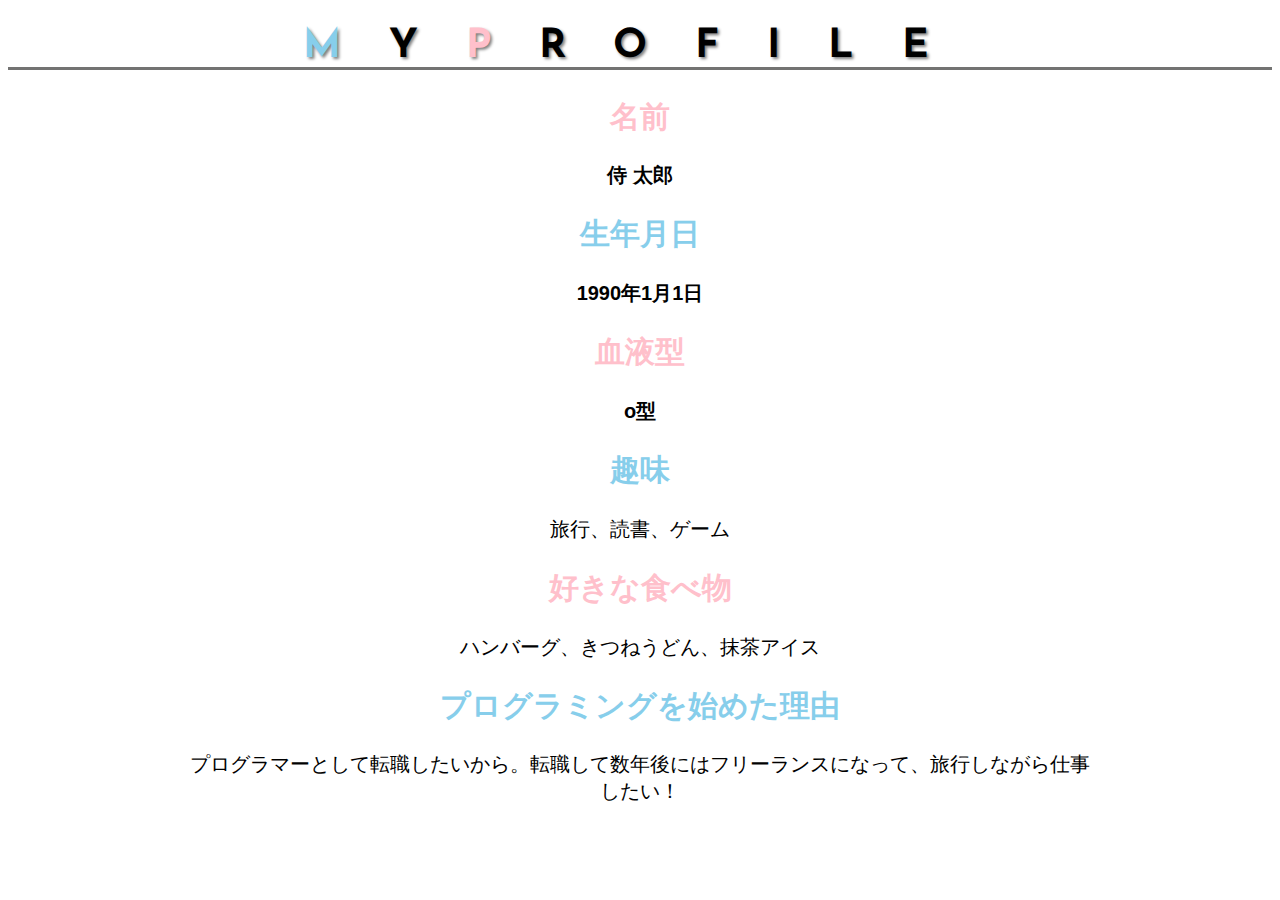
<file: kadai_014/kadai_014.html>
<!DOCTYPE html>
<html>
    <head>
        <title>14章課題</title>
        <meta name="description" content="このページは14章の課題です。">
         <meta charset="utf-8">
         <link rel="stylesheet" href="style.css">
         <link rel="preconnect" href="https://fonts.googleapis.com">
         <link rel="preconnect" href="https://fonts.gstatic.com" crossorigin>
         <link href="https://fonts.googleapis.com/css2?family=Josefin+Sans&display=swap" rel="stylesheet">
        
    </head>

    <body>
      <div style="text-align: center">
        <h1><span class="sky">M</span>Y<span class="pink">P</span>ROFILE</h1>
        <div id="basic">
         <h2 class="pink">名前</h2>
         <p>侍 太郎</p>
         <h2 class="sky">生年月日</h2>
         <p>1990年1月1日</p>
         <h2 class="pink">血液型</h2>
         <p>o型</p>
        </div>
         <h2 class="sky">趣味</h2>
         <p>旅行、読書、ゲーム</p>
         <h2 class="pink">好きな食べ物</h2>
         <p>ハンバーグ、きつねうどん、抹茶アイス</p>
         <h2 class="sky">プログラミングを始めた理由</h2>
         <p>プログラマーとして転職したいから。転職して数年後にはフリーランスになって、旅行しながら仕事<br>したい！</p>
      </div>
    </body>
</html>
</file>
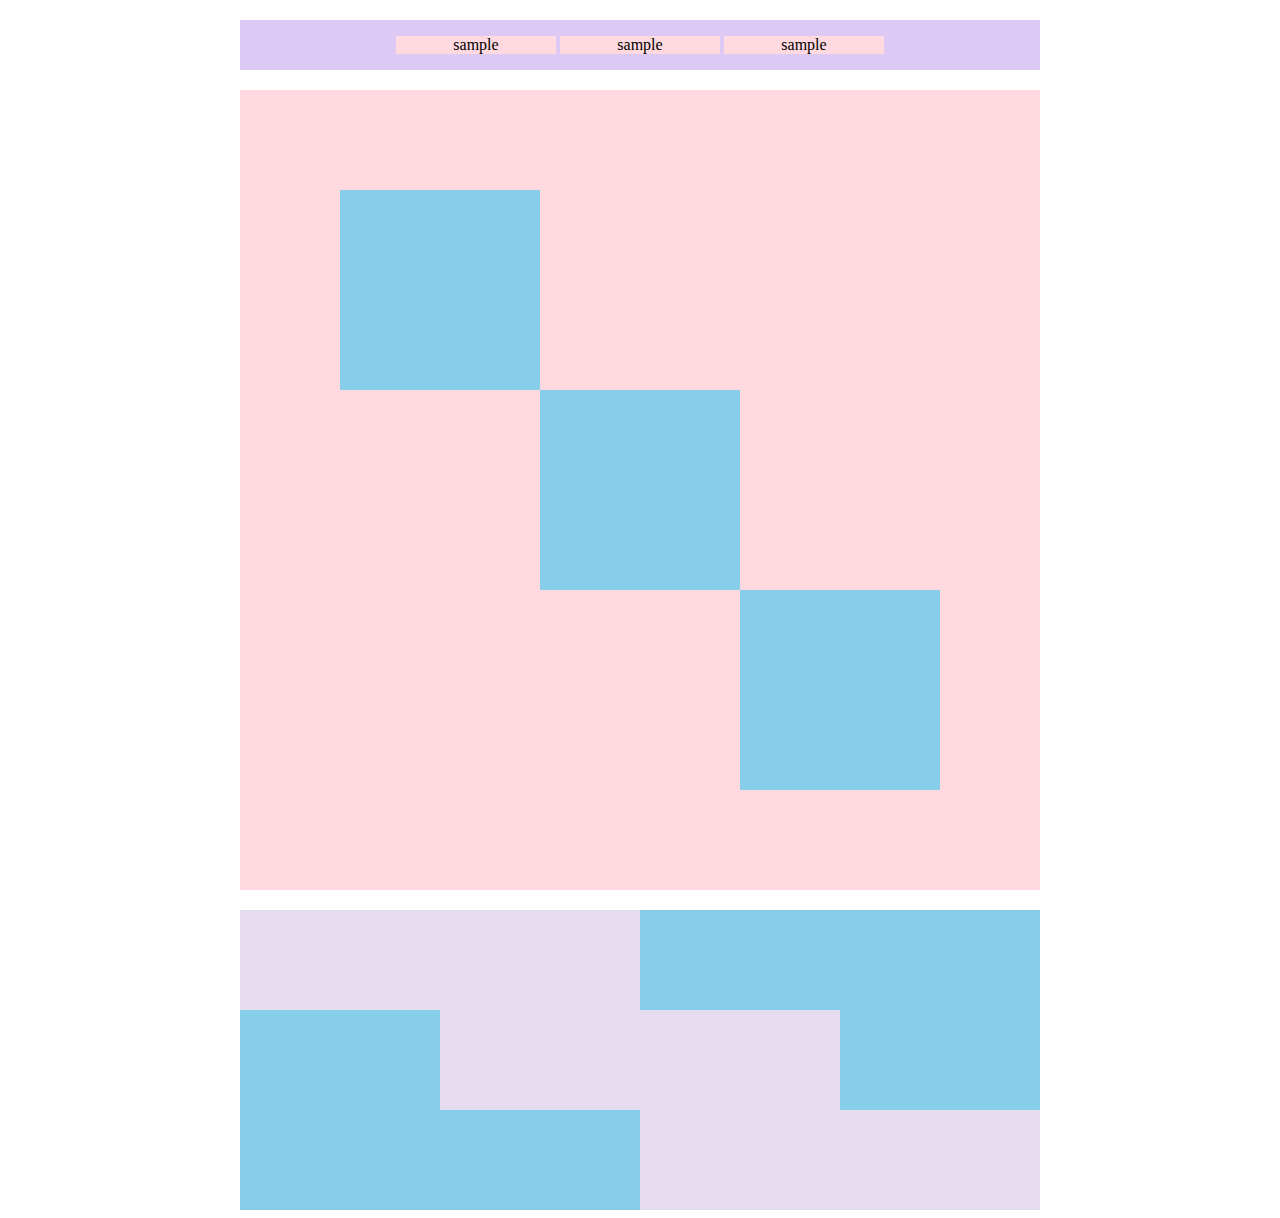
<file: kadai_018/kadai_018.html>
<!DOCTYPE html>
<html>
    <head>
        <title>18章課題</title>
        <meta name="description" content="このページは18章の課題です。">
        <meta charset="utf-8">
        <link rel="stylesheet" href="style.css">
    </head>

    <body>
        <div id="top">
            <p class="top-child">sample</p>
            <p class="top-child">sample</p>
            <p class="top-child">sample</p>
        </div>

        <div id="middle">
            <div id="middle-child01">
            </div>
            <div id="middle-child02">
            </div>
            <div id="middle-child03">
            </div>
        </div>
        
        <div id="bottom">
            <div id="bottom-child01"></div>
            <div id="bottom-child02"></div>
            <div id="bottom-child03"></div>
        </div>
    </body>
</html>
</file>
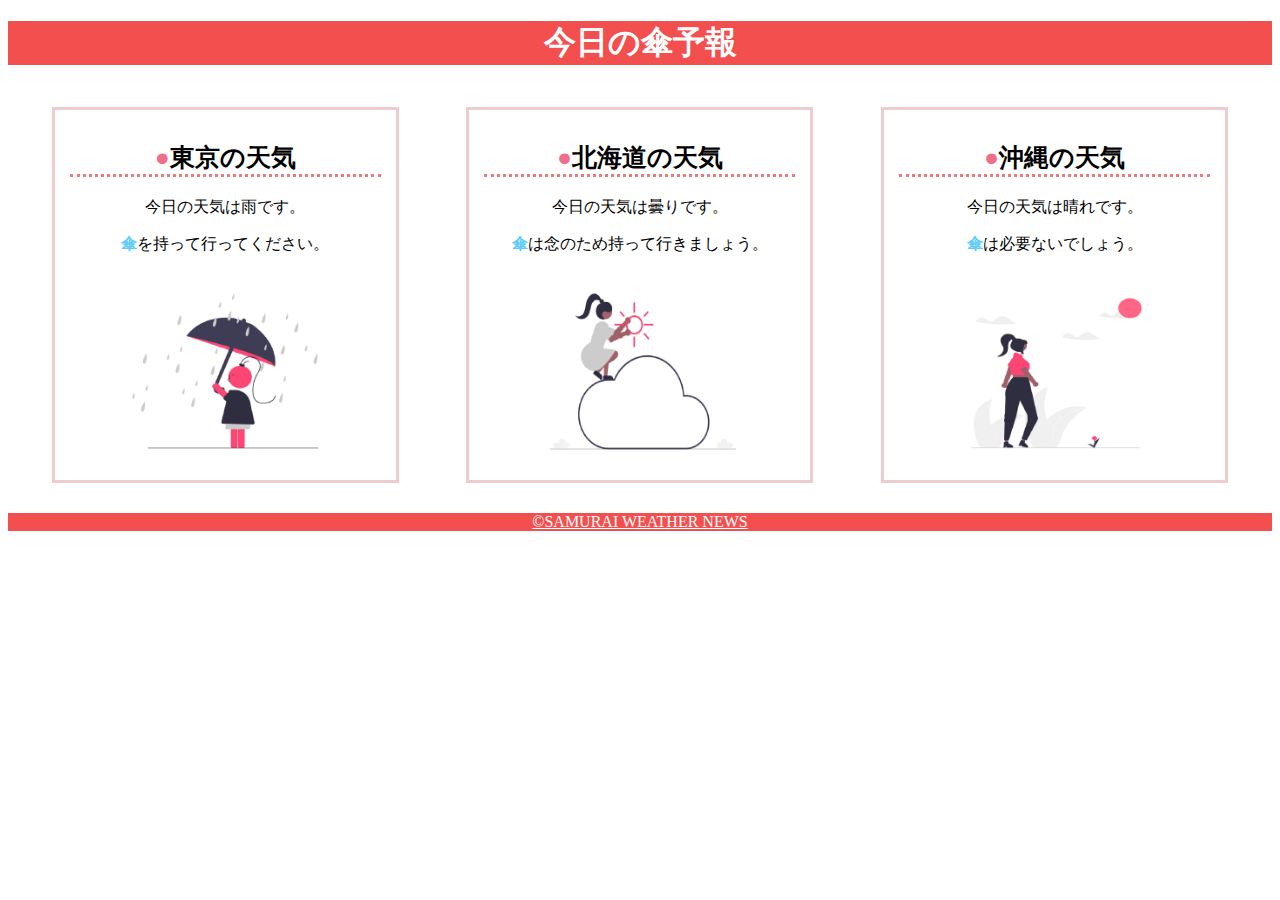
<file: kadai_022/kadai_022.html>
<!DOCTYPE html>
<html>
    <head>
        <title>22章課題</title>
        <meta name="description" content="このページは22章の課題です。">
        <meta charset="utf-8">
        <meta name="viewport" content="width=device-width, initial-scale=1.0">
        <link rel="stylesheet" href="style.css">
    </head>

    <body>
        <header>
            <h1>今日の傘予報</h1>
        </header>
        
        <main>
            <div id="parent"> 
                <div class="content">
                    <h2>東京の天気</h2>
                    <p>今日の天気は雨です。</p>
                    <p>傘を持って行ってください。</p>
                    <img src="images\rainy.png">
                </div>
                <div class="content">
                    <h2>北海道の天気</h2>
                    <p>今日の天気は曇りです。</p>
                    <p>傘は念のため持って行きましょう。</p>
                    <img src="images\cloudy.png">
                </div>
                <div class="content">
                    <h2>沖縄の天気</h2>
                    <p>今日の天気は晴れです。</p>
                    <p>傘は必要ないでしょう。</p>
                    <img src="images\sunny.png">
                </div>
            </div>
        </main>
                <footer>
                    <a href="https://www.sejuku.net/corp/">&copy;SAMURAI WEATHER NEWS</a>
                </footer>
    </body>
</html>
</file>
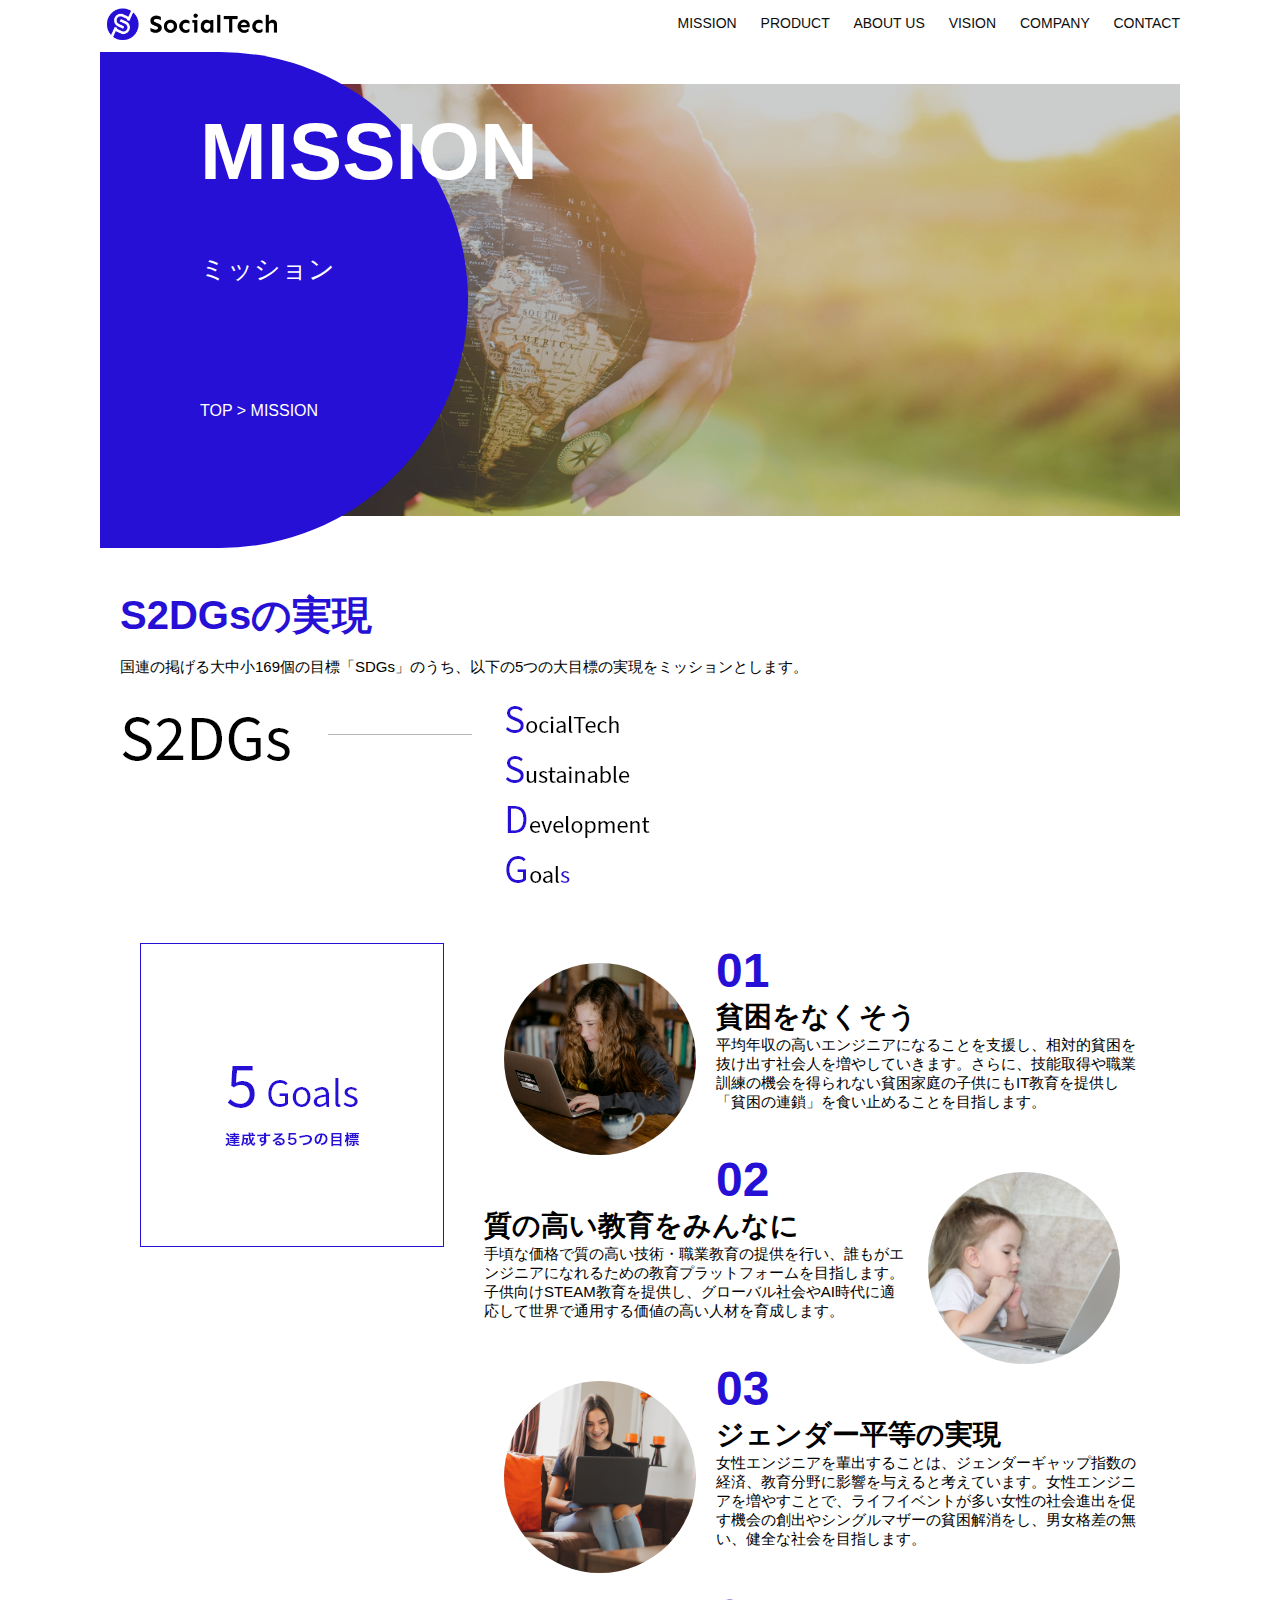
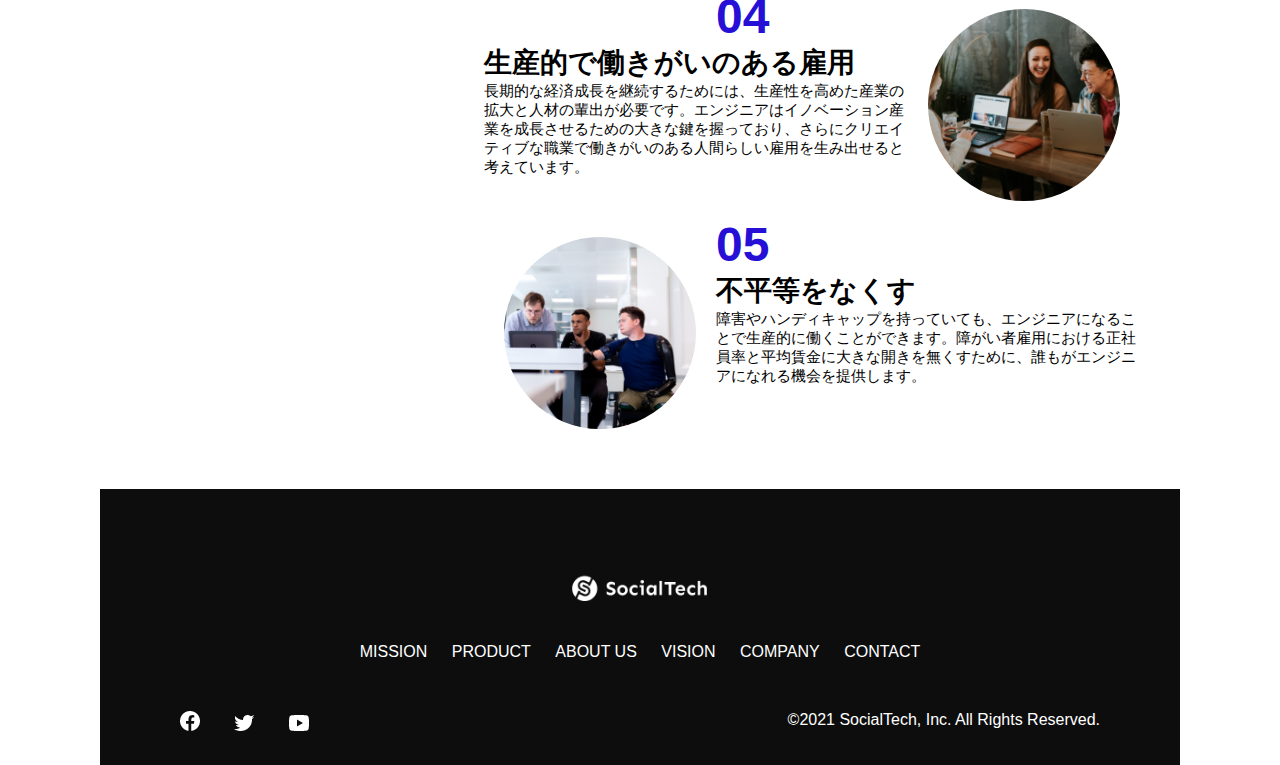
<file: kadai_tutorial_output/mission.html>
<!DOCTYPE html>
  <html>
  <head>
    <title>SocialTech - MISSION ミッション -</title>
    <meta charset="utf-8">
    <meta name="description" content="SocialTechが目指す5つの目標（S2DGs）を紹介します">
    <meta name="viewport" content="width=device-width, initial-scale=1.0">
    <link rel="stylesheet" href="style.css">
  </head>
 
  <body>
    <!-- ヘッダー -->
    <header>
      <!-- ロゴ -->
      <a href="index.html" id="logo"><img src="images/logo.png" alt="トップページに戻る"></a>
  
      <!-- PC用ナビゲーション -->
      <nav id="nav-pc">
        <a href="mission.html">MISSION</a>
        <a href="product.html">PRODUCT</a>
        <a href="index.html#aboutus">ABOUT US</a>
        <a href="index.html#vision">VISION</a>
        <a href="index.html#company">COMPANY</a>
        <a href="index.html#contact">CONTACT</a>
      </nav>
  
      <!-- スマホ用メニューボタン -->
      <img id="menu-sp" src="images/button-menu.png" alt="ナビゲーションを開く" onclick="document.getElementById('nav-sp').style.display = 'block'">
  
      <!-- スマホ用ナビゲーション -->
      <nav id="nav-sp">
        <img id="close" src="images/button-close.png" alt="ナビゲーションを閉じる" onclick="document.getElementById('nav-sp').style.display = 'none'">
        <a id="logo-sp" href="index.html" onclick="document.getElementById('nav-sp').style.display = 'none'"><img
            src="images/logo-sp.png" alt="トップページに戻る"></a>
        <a class="menu" href="mission.html" onclick="document.getElementById('nav-sp').style.display = 'none'">MISSION</a>
        <a class="menu" href="product.html" onclick="document.getElementById('nav-sp').style.display = 'none'">PRODUCT</a>
        <a class="menu" href="index.html#aboutus" onclick="document.getElementById('nav-sp').style.display = 'none'">ABOUT
          US</a>
        <a class="menu" href="index.html#vision"
          onclick="document.getElementById('nav-sp').style.display = 'none'">VISION</a>
        <a class="menu" href="index.html#company"
          onclick="document.getElementById('nav-sp').style.display = 'none'">COMPANY</a>
        <a class="menu" href="index.html#contact"
          onclick="document.getElementById('nav-sp').style.display = 'none'">CONTACT</a>
        <div id="sns">
          <a href="https://www.facebook.com/sejuku2013"><img src="images/button-facebook.png" alt="Facebookのリンク"></a>
          <a href="https://twitter.com/samuraijuku"><img src="images/button-twitter.png" alt="Twitterのリンク"></a>
          <a href="https://www.youtube.com/channel/UCCFOQO5aDK0xXam4cUQXT8g"><img src="images/button-youtube.png" alt="YouTubeのリンク"></a>
        </div>
      </nav>
    </header>
    <main>
      <article>
        <section id="mission-main">
            <div id="mission-title">
                <h1>MISSION</h1>
                <span>ミッション</span>
                <div>TOP > MISSION</div>
            </div>
        </section>
         <section id="mission-s2dgs">
          <h2 class="mission-h2">S2DGsの実現</h2>
          <p>国連の掲げる大中小169個の目標「SDGs」のうち、以下の5つの大目標の実現をミッションとします。</p>
          <img src="images/mission/mission-s2dgs.png" alt="S2DGs">
         </section>
          <section id="mission-5goals">
            <div>
              <img id="s2dgs-image" src="images/mission/mission-5goals.png" alt="5Goals" >           
            </div>
             <div>
               <div>
                <img class="fivegoals-image-left" src="images/mission/mission-5goals01.png" alt="PCを操作する女の子">
                <span class="fivegoals-number">01</span>
                <h3 class="fivegoals-h3">貧困をなくそう</h3>
                <p class="fivegoals-p">
                  平均年収の高いエンジニアになることを支援し、相対的貧困を抜け出す社会人を増やしていきます。さらに、技能取得や職業訓練の機会を得られない貧困家庭の子供にもIT教育を提供し「貧困の連鎖」を食い止めることを目指します。
                </p>
               </div>

               <div>
                <img class="fivegoals-image-right" src="images/mission/mission-5goals02.png" alt="PCを見つめる小さい女の子">
                <span class="fivegoals-number">02</span>
                <h3 class="fivegoals-h3">質の高い教育をみんなに</h3>
                <p class="fivegoals-p">
                  手頃な価格で質の高い技術・職業教育の提供を行い、誰もがエンジニアになれるための教育プラットフォームを目指します。子供向けSTEAM教育を提供し、グローバル社会やAI時代に適応して世界で通用する価値の高い人材を育成します。
                </p>
               </div>

               <div>
                  <img class="fivegoals-image-left" src="images/mission/mission-5goals03.png" alt="PCを操作する女性">
                <span class="fivegoals-number">03</span>
                <h3 class="fivegoals-h3">ジェンダー平等の実現</h3>
                <p class="fivegoals-p">
                  女性エンジニアを輩出することは、ジェンダーギャップ指数の経済、教育分野に影響を与えると考えています。女性エンジニアを増やすことで、ライフイベントが多い女性の社会進出を促す機会の創出やシングルマザーの貧困解消をし、男女格差の無い、健全な社会を目指します。
                </p>
               </div>

               <div>
                <img class="fivegoals-image-right" src="images/mission/mission-5goals04.png" alt="笑顔で話し合う3人の男女">
                <span class="fivegoals-number">04</span>
                <h3 class="fivegoals-h3">生産的で働きがいのある雇用</h3>
                <p class="fivegoals-p">
                  長期的な経済成長を継続するためには、生産性を高めた産業の拡大と人材の輩出が必要です。エンジニアはイノベーション産業を成長させるための大きな鍵を握っており、さらにクリエイティブな職業で働きがいのある人間らしい雇用を生み出せると考えています。
                </p>
               </div>

               <div>
                  <img class="fivegoals-image-left" src="images/mission/mission-5goals05.png" alt="障害を持つ男性が生き生きと働く様子">
                <span class="fivegoals-number">05</span>
                <h3 class="fivegoals-h3">不平等をなくす</h3>
                <p class="fivegoals-p">
                  障害やハンディキャップを持っていても、エンジニアになることで生産的に働くことができます。障がい者雇用における正社員率と平均賃金に大きな開きを無くすために、誰もがエンジニアになれる機会を提供します。
                </p>
               </div>
             </div>
          </section>
      </article>
      <footer>
        <div id="footer-logo">
          <img src="images/logo-sp.png" alt="SocialTech">
        </div>
        <div id="footer-link">
          <a href="mission.html">MISSION</a>
          <a href="product.html">PRODUCT</a>
          <a href="index.html#aboutus">ABOUT US</a>
          <a href="index.html#vision">VISION</a>
          <a href="index.html#company">COMPANY</a>
          <a href="index.html#contact">CONTACT</a>
        </div>
        <div id="sns-footer">
          <a href="https://www.facebook.com/sejuku2013"><img src="images/button-facebook.png" alt="Facebookのリンク"></a>
          <a href="https://twitter.com/samuraijuku"><img src="images/button-twitter.png" alt="Twitterのリンク"></a>
          <a href="https://www.youtube.com/channel/UCCFOQO5aDK0xXam4cUQXT8g"><img src="images/button-youtube.png" alt="YouTubeのリンク"></a>
          <span id="copyright">&copy;2021 SocialTech, Inc. All Rights Reserved. </span>
        </div>
      </footer>
    </main>
  </body>
 
  </html>
</file>
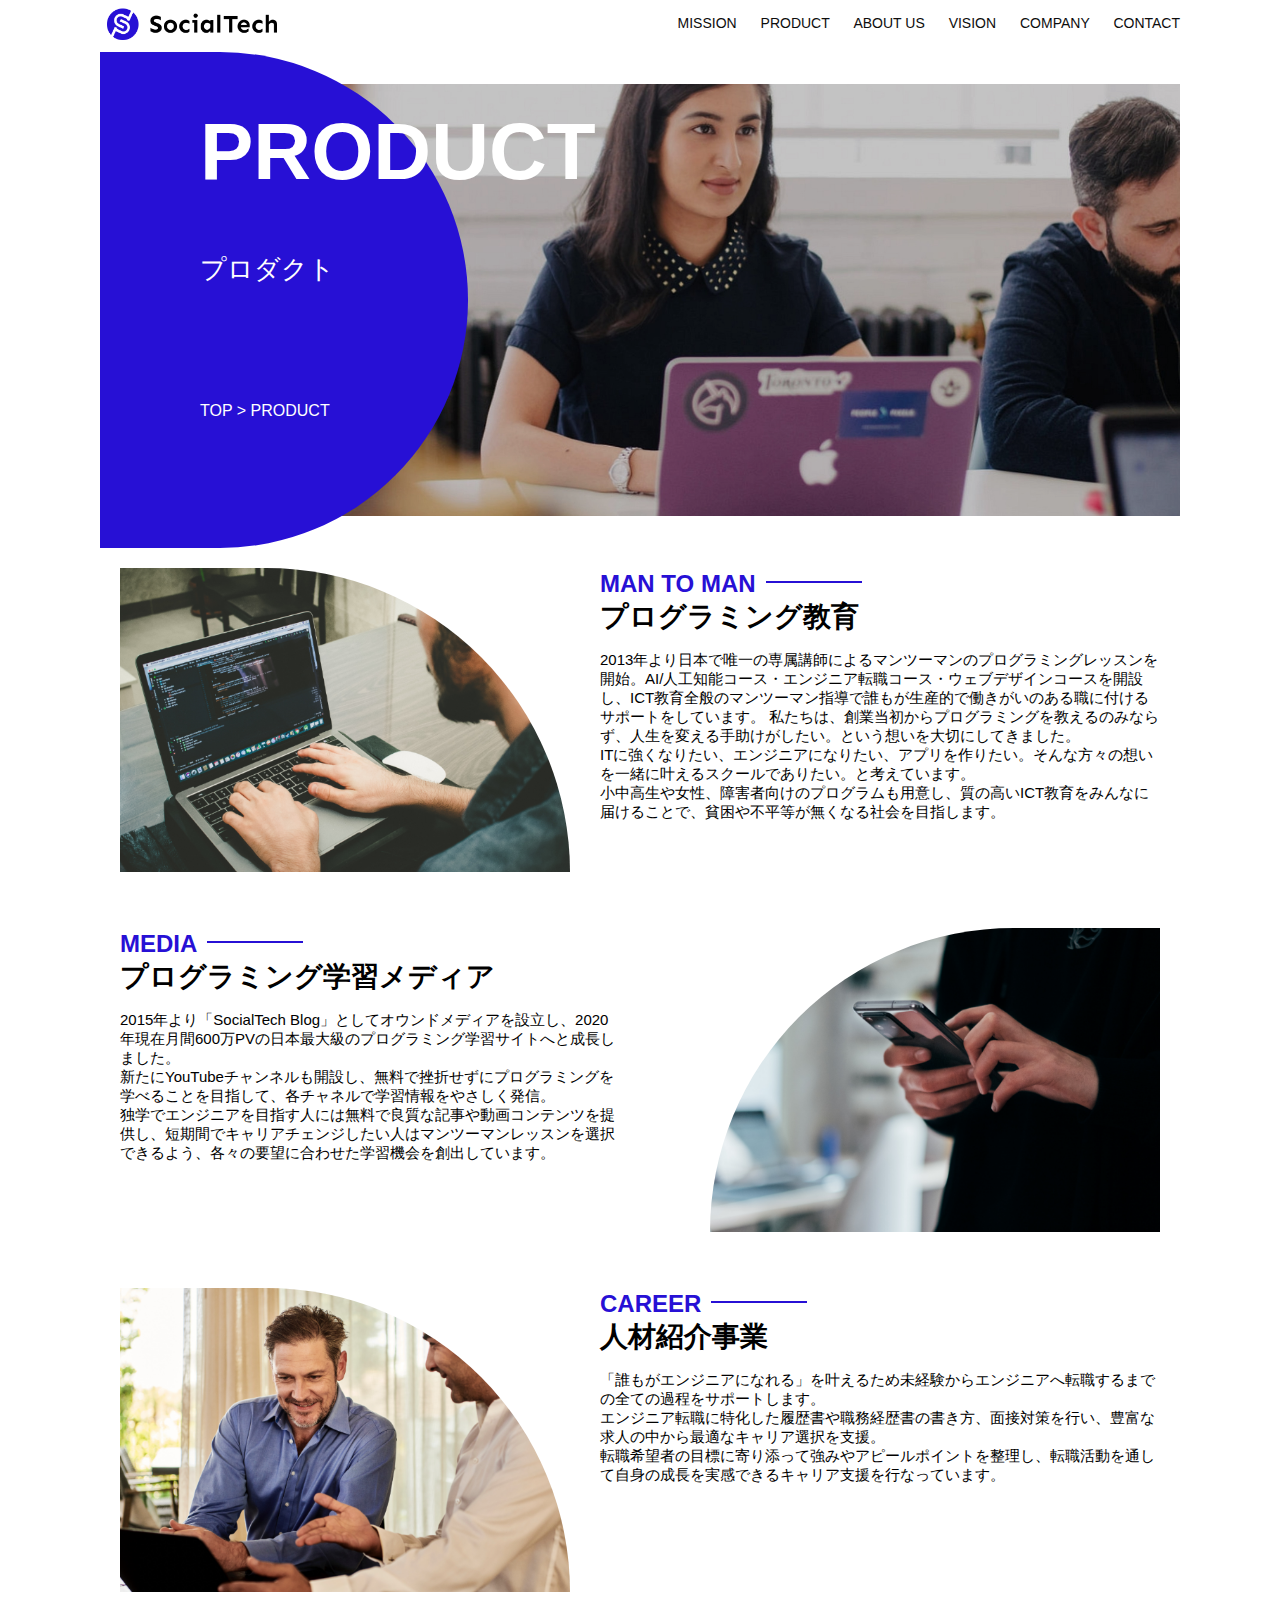
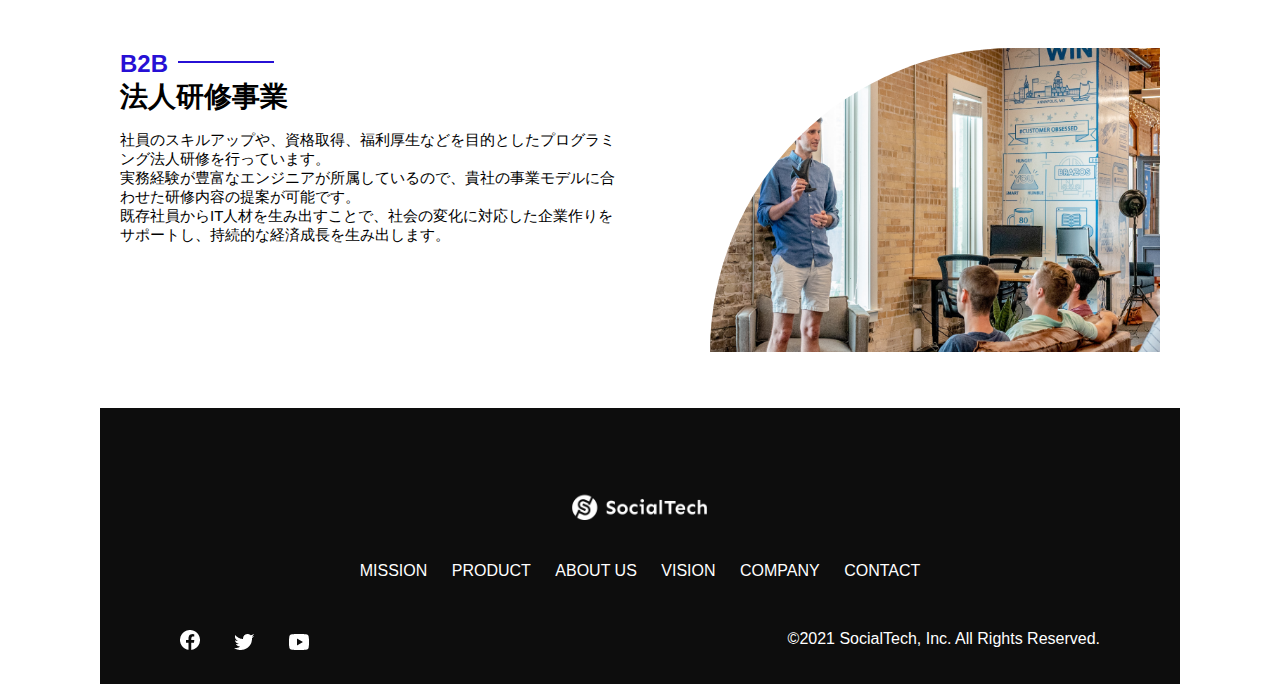
<file: kadai_tutorial_output/product.html>
<!DOCTYPE html>
  <html>
  <head>
    <title>SocialTech -PRODUCT プロダクト-</title>
    <meta charset="utf-8">
    <meta name="description" content="SocialTechの4つのプロダクトを紹介します">
    <meta name="viewport" content="width=device-width, initial-scale=1.0">
    <link rel="stylesheet" href="style.css">
  </head>
  
  <body>
    <!-- ヘッダー -->
    <header>
      <!-- ロゴ -->
      <a href="index.html" id="logo"><img src="images/logo.png" alt="トップページに戻る"></a>
  
      <!-- PC用ナビゲーション -->
      <nav id="nav-pc">
        <a href="mission.html">MISSION</a>
        <a href="product.html">PRODUCT</a>
        <a href="index.html#aboutus">ABOUT US</a>
        <a href="index.html#vision">VISION</a>
        <a href="index.html#company">COMPANY</a>
        <a href="index.html#contact">CONTACT</a>
      </nav>
  
      <!-- スマホ用メニューボタン -->
      <img id="menu-sp" src="images/button-menu.png" alt="ナビゲーションを開く" onclick="document.getElementById('nav-sp').style.display = 'block'">
  
      <!-- スマホ用ナビゲーション -->
      <nav id="nav-sp">
        <img id="close" src="images/button-close.png" alt="ナビゲーションを閉じる" onclick="document.getElementById('nav-sp').style.display = 'none'">
        <a id="logo-sp" href="index.html" onclick="document.getElementById('nav-sp').style.display = 'none'"><img
            src="images/logo-sp.png" alt="トップページに戻る"></a>
        <a class="menu" href="mission.html" onclick="document.getElementById('nav-sp').style.display = 'none'">MISSION</a>
        <a class="menu" href="product.html" onclick="document.getElementById('nav-sp').style.display = 'none'">PRODUCT</a>
        <a class="menu" href="index.html#aboutus" onclick="document.getElementById('nav-sp').style.display = 'none'">ABOUT
          US</a>
        <a class="menu" href="index.html#vision"
          onclick="document.getElementById('nav-sp').style.display = 'none'">VISION</a>
        <a class="menu" href="index.html#company"
          onclick="document.getElementById('nav-sp').style.display = 'none'">COMPANY</a>
        <a class="menu" href="index.html#contact"
          onclick="document.getElementById('nav-sp').style.display = 'none'">CONTACT</a>
        <div id="sns">
          <a href="https://www.facebook.com/sejuku2013"><img src="images/button-facebook.png" alt="Facebookのリンク"></a>
          <a href="https://twitter.com/samuraijuku"><img src="images/button-twitter.png" alt="Twitterのリンク"></a>
          <a href="https://www.youtube.com/channel/UCCFOQO5aDK0xXam4cUQXT8g"><img src="images/button-youtube.png" alt="YouTubeのリンク"></a>
        </div>
      </nav>
    </header>
    <main>
      <article>
        <section id="product-main">
            <div id="product-title">
                <h1>PRODUCT</h1>
                <span>プロダクト</span>
                <div>TOP > PRODUCT</div>
            </div>
        </section>
         <section class="product-section1">
          <img src="images/product/product-mantoman.png" alt="PCでコードを書く男性">
          <div>
            <h2 class="product-h2">MAN TO MAN</h2>
            <h3 class="product-h3">プログラミング教育</h3>
            <p>
              2013年より日本で唯一の専属講師によるマンツーマンのプログラミングレッスンを開始。AI/人工知能コース・エンジニア転職コース・ウェブデザインコースを開設し、ICT教育全般のマンツーマン指導で誰もが生産的で働きがいのある職に付けるサポートをしています。
              私たちは、創業当初からプログラミングを教えるのみならず、人生を変える手助けがしたい。という想いを大切にしてきました。<br>ITに強くなりたい、エンジニアになりたい、アプリを作りたい。そんな方々の想いを一緒に叶えるスクールでありたい。と考えています。<br>小中高生や女性、障害者向けのプログラムも用意し、質の高いICT教育をみんなに届けることで、貧困や不平等が無くなる社会を目指します。
            </p>
          </div>
        </section>
        <section class="product-section2">
          <div>
            <h2 class="product-h2">MEDIA</h2>
            <h3 class="product-h3">プログラミング学習メディア</h3>
            <p>2015年より「SocialTech
              Blog」としてオウンドメディアを設立し、2020年現在月間600万PVの日本最大級のプログラミング学習サイトへと成長しました。<br>新たにYouTubeチャンネルも開設し、無料で挫折せずにプログラミングを学べることを目指して、各チャネルで学習情報をやさしく発信。<br>独学でエンジニアを目指す人には無料で良質な記事や動画コンテンツを提供し、短期間でキャリアチェンジしたい人はマンツーマンレッスンを選択できるよう、各々の要望に合わせた学習機会を創出しています。
            </p>
          </div>
          <img src="images/product/product-media.png" alt="スマートフォンを操作する人">
        </section>
        <section class="product-section1">
          <img src="images/product/product-career.png" alt="笑顔で話し合う2人の男性">
          <div>
            <h2 class="product-h2">CAREER</h2>
            <h3 class="product-h3">人材紹介事業</h3>
            <p>
              「誰もがエンジニアになれる」を叶えるため未経験からエンジニアへ転職するまでの全ての過程をサポートします。<br>エンジニア転職に特化した履歴書や職務経歴書の書き方、面接対策を行い、豊富な求人の中から最適なキャリア選択を支援。<br>転職希望者の目標に寄り添って強みやアピールポイントを整理し、転職活動を通して自身の成長を実感できるキャリア支援を行なっています。<br>
            </p>
          </div>
        </section>
        <section class="product-section2">
          <div>
            <h2 class="product-h2">B2B</h2>
            <h3 class="product-h3">法人研修事業</h3>
            <p>
              社員のスキルアップや、資格取得、福利厚生などを目的としたプログラミング法人研修を行っています。<br>実務経験が豊富なエンジニアが所属しているので、貴社の事業モデルに合わせた研修内容の提案が可能です。<br>既存社員からIT人材を生み出すことで、社会の変化に対応した企業作りをサポートし、持続的な経済成長を生み出します。
            </p>
          </div>
          <img src="images/product/product-b2b.png" alt="講演中の男性とそれを聴く人々"> 
          </section>
      </article>
      <footer>
        <div id="footer-logo">
          <img src="images/logo-sp.png" alt="SocialTech">
        </div>
        <div id="footer-link">
          <a href="mission.html">MISSION</a>
          <a href="product.html">PRODUCT</a>
          <a href="index.html#aboutus">ABOUT US</a>
          <a href="index.html#vision">VISION</a>
          <a href="index.html#company">COMPANY</a>
          <a href="index.html#contact">CONTACT</a>
        </div>
        <div id="sns-footer">
          <a href="https://www.facebook.com/sejuku2013"><img src="images/button-facebook.png" alt="Facebookのリンク"></a>
          <a href="https://twitter.com/samuraijuku"><img src="images/button-twitter.png" alt="Twitterのリンク"></a>
          <a href="https://www.youtube.com/channel/UCCFOQO5aDK0xXam4cUQXT8g"><img src="images/button-youtube.png" alt="YouTubeのリンク"></a>
          <span id="copyright">&copy;2021 SocialTech, Inc. All Rights Reserved. </span>
        </div>
      </footer>
    </main>
  </body>
  
  </html>
</file>
<file: kadai_012/style.css>
/* PC、スマホ共通スタイル */
body {
  font-family: "Source Sans Pro", "Hiragino Kaku Gothic ProN", Meiryo, Arial,
    sans-serif;
}

p {
  font-size: 15px;
}

/*================
PC用のスタイル 
=================*/
/* 横幅設定 */
body {
  max-width: 1080px;
  min-width: 960px;
  margin: 0 auto 0 auto;
}

/* ヘッダー */
header {
  display: flex;
  justify-content: space-between;
}

/* ナビゲーションのレイアウト */
#nav-pc {
  text-align: right;
  font-size: 14px;
  padding-top: 15px;
}

/* ナビゲーションのリンクの装飾設定 */
#nav-pc>a {
  text-decoration: none;
  margin-left: 20px;
}

#nav-pc>a:link {
  color: #0d0d0d;
}

#nav-pc>a:visited {
  color: #0d0d0d;
}

#nav-pc>a:hover {
  color: #0d0d0d;
  text-decoration: underline;
}

#nav-pc>a:active {
  color: #0d0d0d;
}

/* メインビジュアル*/
#main-visual {
  position: relative;
  height: 400px;
}

#main-message {
  position: absolute;
  top: 0;
  left: 0;
  background-color: #2710d5;
  color: #ffffff;
  border-radius: 0 0 476px 0;
  max-width: 620px;
  height: 100%;
  width: 100%;
  z-index: 11;
}

#main-message>h1 {
  font-size: 60px;
  font-weight: bold;
  margin: 100px 0 0 50px;
}

#main-message>p {
  font-size: 28px;
  margin: 0 0 0 50px;
}

#main-visual>img {
  max-width: 620px;
  border-radius: 476px 0 0 0;
  position: absolute;
  top: 0;
  right: 0;
  z-index: 10;
}

/* 見出し */
h2 {
  margin: 40px 0 0 0;
}

h2::after {
  content: url("images/line.png");
  margin-left: 10px;
}

h3 {
  font-size: 27px;
}

/* ミッション */
#mission {
  margin: 80px auto 80px auto;
  width: 100%;
}

#mission-flex {
  width: 100%;
  display: flex;
}

#mission-flex>div {
  width: 50%;
  margin: 20px;
}

#mission-photo {
  width: 100%;
}

#s2dgs {
  margin-top: 50px;
}

/* プロダクト */
#product {
  background-color: #fafafa;
  width: 100%;
  margin: 80px 0 80px 0;
  padding: 10px 40px 0px 40px;
}

/* 外枠 */
#product>div {
  margin-top: 40px;
  display: flex;
}

/* 左のカラム */
#product-left {
  width: 50%;
  margin-right: 20px;
}

/* 右のカラム */
#product-right {
  width: 50%;
  margin-left: 20px;
  margin-top: 80px;
}

/* 画像＋説明の枠 */
#product-left>div {
  position: relative;
  height: 480px;
  margin-right: 20px;
}

#product-right>div {
  position: relative;
  height: 480px;
  margin-left: 20px;
}

/* 画像 */
.product-photo {
  width: 100%;
}

/* 説明文の枠 */
.product-explain {
  background-color: #ffffff;
  position: absolute;
  left: 0;
  top: 280px;
  margin: 0 40px 0 40px;
  padding: 20px;
  box-shadow: 5px 5px 10px rgba(0, 0, 0, 0.05);
}

/* 説明文の英語 */
.product-explain>span {
  color: #2710d5;
  font-weight: bold;
  font-size: 16px;
  margin: 0;
}

/* 説明文の見出し */
.product-explain>h3 {
  margin: 5px 0 5px 0;
}

/* 説明文 */
.product-explain>p {
  margin: 0;
}

/* 「もっとみる」ボタン */
#product-more {
  margin: 0 auto -42px auto;
}

/* ABOUT US */
#aboutus {
  margin: 80px auto 80px auto;
}

/* 3つの組織文化と画像を入れる枠 */
#aboutus>div {
  display: flex;
}

/* 画像 */
.culture-img {
  width: 100%;
  align-self: flex-start;
}

.culture-img2 {
  margin-top: 50px;
  width: 100%;
}

/* 3つの組織文化の表 */
.culture-table {
  max-width: 500px;
  margin-right: 50px;
}

/* 番号 */
.culture-num {
  font-size: 80px;
  color: #2710d5;
  margin: 0 20px 0 0;
}

/* 組織文化英語 */
.culture-en {
  color: #2710d5;
  font-weight: bold;
  font-size: 24px;
  display: block;
}

/* 組織文化日本語 */
.culture-jp {
  font-size: 28px;
  font-weight: bold;
}

/* 説明文 */
.culture-description {
  margin: 0;
}

/* ビジョン */
#vision {
  margin: 80px auto 80px auto;
}

/* セクション内の外枠 */
#vision>div {
  width: 100%;
  display: flex;
  justify-content: space-between;
  flex-wrap: wrap;
}

/* 7つの行動指針の枠 */
.vision-box {
  width: 300px;
  height: 300px;
  margin-bottom: 30px;
  position: relative;
}

.vision-box>img {
  width: 100%;
  height: auto;
  position: absolute;
  top: 0;
  left: 0;
  z-index: 30;
}

.vision-box>span {
  position: absolute;
  top: 0;
  left: 0;
  z-index: 31;
  margin-right: 20px;
}

.vision-box>span>h4 {
  color: #2710d5;
  font-size: 19px;
  margin: 80px 0 0 0;
  
}

.vision-box>span>h4::first-letter {
  font-size: 40px;
}

.vision-box>span>h5 {
  font-size: 20px;
  margin: 0 0 0 0;
}

.vision-box>span>p {
  margin: 10px 0 0 0;
}

/* 会社概要 */
#company {
  margin: 80px auto 80px auto;
}

#company-table {
  width: 100%;
}

.tableheader {
  text-align: left;
  padding: 20px;
  border-bottom-color: #2710d5;
  border-bottom-width: 1px;
  border-bottom-style: solid;
  width: 100px;
}

.tableheader-first {
  text-align: left;
  padding: 20px;
  border-bottom-color: #2710d5;
  border-bottom-width: 1px;
  border-bottom-style: solid;
  border-top-color: #2710d5;
  border-top-width: 1px;
  border-top-style: solid;
  width: 100px;
}

.cell {
  padding: 30px;
  border-bottom-color: #ececec;
  border-bottom-width: 1px;
  border-bottom-style: solid;
}

.cell-first {
  padding: 30px;
  border-bottom-color: #ececec;
  border-bottom-width: 1px;
  border-bottom-style: solid;
  border-top-color: #ececec;
  border-top-width: 1px;
  border-top-style: solid;
}

#company>iframe {
  width: 100%;
  height: 368px;
  margin-top: 40px;
}

/* お問い合わせ */
#contact {
  margin: 80px auto 80px auto;
}

/* 外枠 */
#contact>form>div {
  display: flex;
  flex-direction: row;
  flex-wrap: wrap;
  padding-bottom: 30px;
}

/* 左列の見出し */
.contact-heading {
  width: 240px;
  align-self: center;
}

/* 見出しのラベル */
.contact-label {
  font-weight: bold;
}

/* 必須 */
.contact-span {
  color: #ce2222;
  margin: 0 0 0 20px;
  font-weight: bold;
}

/* テキストボックス */
.contact-textbox {
  border-top: 0;
  border-left: 0;
  border-right: 0;
  border-bottom-width: 1px;
  border-bottom-color: #707070;
  border-bottom-style: solid;
  background-color: #fafafa;
  width: 400px;
  height: 56px;
}

/* お問い合わせ内容のテキストエリア */
.contact-textarea {
  border-top: 0;
  border-left: 0;
  border-right: 0;
  border-bottom-width: 1px;
  border-bottom-color: #707070;
  border-bottom-style: solid;
  background-color: #fafafa;
  width: 400px;
  height: 200px;
}

/* 個人情報の取り扱い */
details {
  width: 700px;
}

details>div {
  background-color: #fafafa;
  padding: 20px;
}

details>div>span {
  font-weight: bold;
}

/* フッター */
footer {
  background-color: #0d0d0d;
  text-align: center;
  padding: 80px 80px 30px 80px;
}

#footer-logo {
  margin-bottom: 30px;
}

#footer-link {
  margin-bottom: 50px;
}
#footer-link > a {
  text-decoration: none;
  margin: 10px;
}
#footer-link > a:link {
  color: #ffffff;
}
#footer-link > a:visited {
  color: #ffffff;
}
#footer-link > a:hover {
  color: #ffffff;
  text-decoration: underline;
}
#footer-link > a:active {
  color: #ffffff;
}

#sns-footer {
  text-align: left;
  width: 100%;
}

#sns-footer > a {
  margin-right: 30px;
}

#copyright {
  color: #ffffff;
  float: right;
}

/* 導入企業セクション */
#cases {
  margin: 40px 0 40px 0;
  width: 100%;
}

ul {
  display: flex;
  list-style: none;
}

li {
  width: 33%;
  margin: 20px;
}

.case-card {
  background-color: #FFFFFF;
  min-height: 400px;
  box-shadow: 5px 5px 15px hsla(0, 0%, 0%, 0.2); 
}

.case-img {
  width: 100%
}

.case-info {
  padding: 10px 20px 10px 20px;
}

.case-name {
  color: #2710d5;
  font-size: 19px;
}

.case-content {
  font-size: 14px;
}
</file>
<file: kadai_013/style.css>
/* PC、スマホ共通スタイル */
body {
  font-family: "Source Sans Pro", "Hiragino Kaku Gothic ProN", Meiryo, Arial,
    sans-serif;
}

p {
  font-size: 15px;
}

#main-visual>img {
  width: 100%;
}

/*================
PC用のスタイル 
=================*/
@media screen and (min-width: 768px) {
  #menu-sp {
    display: none;
  }
  #nav-sp {
    display: none;
  }
  /* 横幅設定 */
  body {
    max-width: 1080px;
    min-width: 960px;
    margin: 0 auto 0 auto;
  }

  /* ヘッダー */
  header {
    display: flex;
    justify-content: space-between;
  }

  /* ナビゲーションのレイアウト */
  #nav-pc {
    text-align: right;
    font-size: 14px;
    padding-top: 15px;
  }

  /* ナビゲーションのリンクの装飾設定 */
  #nav-pc>a {
    text-decoration: none;
    margin-left: 20px;
  }

  #nav-pc>a:link {
    color: #0d0d0d;
  }

  #nav-pc>a:visited {
    color: #0d0d0d;
  }

  #nav-pc>a:hover {
    color: #0d0d0d;
    text-decoration: underline;
  }

  #nav-pc>a:active {
    color: #0d0d0d;
  }
}

/* スマホ用スタイル */
@media screen and (max-width: 767px) {
  body {
    min-width: 375px;
    margin: 0;
  }

  #nav-pc {
    display: none;
  }

  #menu-sp {
    float: right;
    padding: 0;
  }

  #nav-sp {
    background-color: #ce933e;
    position: absolute;
    left: 0;
    top: 0;
    height: 100%;
    width: 100%;
    display: none;
    z-index: 100;
  }

  #close {
    position: absolute;
    top: 20px;
    right: 20px;
  }

  #logo-sp {
    margin: 80px 0 30px 20px;
  }

  #nav-sp > a {
    display: block;
  }

  #nav-sp > a:link {
    color: #ffffff;
  }

  #nav-sp > a:visited {
    color: #ffffff;
  }

  #nav-sp > a:hover {
    color: #ffffff;
  }
   
  #nav-sp > a:hover {
    text-decoration: underline;
  }

  #nav-sp > a:active {
    color: #ffffff;
  }

  #nav-sp > .menu {
    text-decoration: none;
    display: block;
    margin: 0 20px 0 20px;
    height: 44px;
    font-size: 16px;
    background-image: url("images/arrow.png");
    background-repeat: no-repeat;
    background-position: right top;
  }
}
</file>
<file: kadai_tutorial_output/style.css>
/* PC、スマホ共通スタイル */
body {
    font-family: "Source Sans Pro", "Hiragino Kaku Gothic ProN", Meiryo, Arial, sans-serif;
}

p {
    font-size: 15px;
}

.arrow-right {
  color: #2710d5;
}

#submit {
  margin-top: 50px;
}

/*==================
 PC用のスタイル
==================*/
@media screen and (min-width: 768px) {

    /* 横幅設定 */
    body {
      max-width: 1080px;
      min-width: 900px;
      margin: 0 auto 0 auto;
     }
  
     /*ヘッダー */
     header {
      display: flex;
      justify-content: space-between;
     }
  
     /* ナビゲーションのレイアウト */
     #nav-pc {
      text-align: right;
      font-size: 14px;
      padding-top: 15px;
     }
  
     /* ナビゲーションのリンクの装飾設定 */
     #nav-pc >a {
       text-decoration: none;
       margin-left: 20px;
     }
     #nav-pc > a:link {
      color: #0d0d0d;
     }
     #nav-pc > a:visited {
      color: #0d0d0d;
     }
     #nav-pc > a:hover {
      color: #0d0d0d;
      text-decoration: underline;
     }
     #nav-pc > a:active {
      color: #0d0d0d;
     }

     /* スマホ用ナビを非表示 */
     #nav-sp,
     #menu-sp {
      display: none;
     }

  
     #main-visual {
      position: relative;
      height: 400px;
    } 
    #main-message {
      position: absolute;
      top: 0;
      left: 0;
      background-color: #2710d5;
      color:#ffffff;
      border-radius: 0 0 476px 0;
      max-width: 620px;
      height: 100%;
      width: 100%;
      z-index: 11;
    }
    #main-message > h1 {
      font-size: 60px;
      font-weight: bold;
      margin: 100px 0 0 50px;
    }
    #main-message > p {
      font-size: 28px;
      margin: 0 0 0 50px;
    }
    #main-visual > img {
      max-width: 620px;
      border-radius: 476px 0 0 0 ;
      position: absolute;
      top: 0;
      right: 0;
      z-index: 10;
    }
    h2 {
      margin: 40px 0 0 0;
    }
    
    h2::after {
      content: url("images/line.png");
      margin-left: 10px;
    }
    
    h3 {
      font-size: 27px;
    }
    
    #mission {
      margin: 80px auto 80px auto;
      width: 100%;
    }
    
    #mission-flex {
      width: 100%;
      display:flex;
    }
    
    #mission-flex > div {
      width: 50%;
      margin: 20px;
    }
    
    #mission-photo {
      width: 100%;
    }
    
    #s2dgs {
      margin-top: 50px;
      width: 100%;
    }
    
    /*プロダクト*/
    #product {
      background-color: #fafafa;
      margin: 80px 0 80px 0;
      padding: 10px 40px 0px 40px;
    }
    
    /*外枠*/
    #product > div {
      margin-top: 40px;
      display:flex;
    }
    
    /*左のカラム*/
    #product-left {
      width: 50%;
      margin-right: 20px;
    }
    
    /*右のカラム*/
    #product-right {
      width: 50%;
      margin-left: 20px;
      margin-top: 80px;
    }
    /*画像＋説明の枠*/
    #product-left > div {
      position: relative;
      height: 480px;
      margin-right: 20px;
    }
    
    #product-right > div {
      position: relative;
      height: 480px;
      margin-right: 20px;
    }
    
    /*画像*/
    .product-photo {
      width: 100%;
    }
    
    /*説明文の枠*/
    .product-explain {
      background-color: #ffffff;
      position: absolute;
      left: 0;
      top: 280px;
      margin: 0 40px 0 40px;
      padding: 20px;
      box-shadow: 5px 5px 10px  rgba(0, 0, 0, 0.05);
    }
    
    /*説明文の英語*/
    .product-explain > span {
      color: #2710d5;
      font-weight: bold;
      font-size: 16px;
      margin: 0px;
    }
    
    /*説明文の見出し*/
    .product-explain > h3 {
      font-size: 20px;
      margin: 5px 0 5px 0;
    }
    
    /*説明文*/
    .product-explain > p {
      font-size: 14px;
      margin: 0;
    }
    
    /*「もっと見るボタン」*/
    #product-more {
      margin: 0 auto -42px auto;
    }
    
    /* ABOUT US */
    #aboutus {
      margin: 80px auto 80px auto;
      }
    
    /*3つの組織文化と画像を入れる枠*/
    #aboutus > div {
      display: flex;
    }
    
    /* 画像 */
    .culture-img {
      width: 100%;
      align-self: flex-start;
    }
    
    .culture-img2 {
      margin-top: 50px;
      width: 100%;
    }
    
    /*3つの組織文化の表*/
    .culture-table {
      max-width: 500px;
      margin-right: 50px;
    }
    
    /* 番号 */
    .culture-num {
      font-size: 80px;
      color: #2710d5;
      margin: 0 20px 0 0;
    }
    
    /* 組織文化英語 */
    .culture-en {
      color: #2710d5;
      font-weight: bold;
      font-size: 24px;
      display: block;
    }
    
    /*　組織文化日本語　*/
    .culture-jp {
      font-size: 28px;
      font-weight: bold;
    }
    
    /*　説明文　*/
    .culture-description {
      margin: 0;
    }
    
    /* ビジョン */
    #vision {
      margin: 80px auto 80px auto;
    }
    
    /* セクション内の外枠 */
    #vision > div {
      width:100%;
      display: flex;
      justify-content:space-between;
      flex-wrap: wrap;
    }
    
    /* 7つの行動指針の枠 */
    .vision-box {
      width: 300px;
      height: 300px;
      margin-bottom: 30px;
      position: relative;
    }
    
    .vision-box > img {
      width: 100%;
      height: auto;
      position: absolute;
      top: 0;
      left: 0;
      z-index: 30;
    }
    
    .vision-box > span {
      position: absolute;
      top: 0;
      left: 0;
      z-index: 31;
      margin-right: 20px;
    }
    
    .vision-box > span > h4 {
      color: #2710d5;
      font-size: 19px;
      margin: 80px 0 0 0;
    }
    
    .vision-box > span >h4::first-letter {
      font-size: 40px;
    }
    
    .vision-box > span > h5 {
      font-size: 20px;
      margin: 0 0 0 0;
    }
    
    .vision-box > span > p {
      margin: 10px 0 0 0;
    }
    
    /* 会社概要 */
    #company {
      margin: 80px auto 80px auto;
    }
    
    #company-table {
      width: 100%;
    }
    
    .tableheader {
      text-align: left;
      padding: 20px;
      border-bottom-color: #2710d5;
      border-bottom-width: 1px;
      border-bottom-style: solid;
      width: 100px;
    }
    
    .tableheader-first {
      text-align: left;
      padding: 20px;
      border-bottom-color: #2710d5;
      border-bottom-width: 1px;
      border-bottom-style: solid;
      border-top-color: #2710d5;
      border-top-width: 1px;
      border-top-style: solid;
      width: 100px;
    }
    
    .cell {
      padding: 30px;
      border-bottom-color: #ececec;
      border-bottom-width: 1px;
      border-bottom-style: solid;
    }
    
    .cell-first {
      padding: 30px;
      border-bottom-color: #ececec;
      border-bottom-width: 1px;
      border-bottom-style: solid;
      border-top-color: #ececec;
      border-top-width: 1px;
      border-top-style: solid;
    }
    
    #company > iframe {
      width: 100%;
      height: 368px;
      margin-top: 40px;
    }
    /*　お問い合わせ　*/
    #contact {
      margin: 80px auto 80px auto;
    }
    
    /*　外枠　*/
    #contact > form > div {
      display: flex;
      flex-direction: row;
      flex-wrap: wrap;
      padding-bottom: 30px;
    }
    
    /*　左列の見出し　*/
    .contact-heading {
      width: 240px;
      align-self: center;
    }
    
    /* 見出しのラベル　*/
    .contact-label {
      font-weight: bold;
    }
    
    /* 必須 */
    .contact-span {
      color: #ce2222;
      margin: 0 0 0 20px;
      font-weight: bold;
    }
    /* テキストボックス */
    .contact-textbox {
      border-top: 0px;
      border-left: 0px;
      border-right: 0px;
      border-bottom-width: 1px;
      border-bottom-color: #707070;
      border-bottom-style: solid;
      background-color: #fafafa;
      width: 400px;
      height: 56px;
    }
    
    /* お問い合わせ内容のテキストエリア */
    .contact-textarea {
      border-top: 0px;
      border-left: 0px;
      border-right: 0px;
      border-bottom-width: 1px;
      border-bottom-color: #707070;
      border-bottom-style: solid;
      background-color: #fafafa;
      width: 400px;
      height: 200px;
    }
    
    /* 個人情報の取り扱い */
    details {
      width: 700px;
    }
    
    details > div {
      background-color: #fafafa;
      padding: 20px;
    }
    
    details > div >span {
      font-weight: bold;
    }
    
    /* フッター */
    footer {
      background-color: #0d0d0d;
      text-align: center;
      padding: 80px 80px 30px 80px;
    }
    
    #footer-logo {
      margin-bottom: 30px;
    }
    
    #footer-link {
      margin-bottom: 50px;
    }
    
    #footer-link > a {
      text-decoration: none;
      margin: 10px;
    }
    
    #footer-link > a:link {
      color: #ffffff;
    }
    
    #footer-link > a:visited {
      color: #ffffff;
    }

    #footer-link > a:hover {
      color: #ffffff;
      text-decoration: underline;
    }
    
    #footer-link > a:active {
      color: #ffffff;
    }
    
    #sns-footer {
      text-align: left;
      width: 100%;
    }
    
    #sns-footer > a {
      margin-right: 30px;
    }
    
    #copyright {
      color: #ffffff;
      float: right;
     }

    /* mission.html用スタイル */
    /* ミッションのメインビジュアル */
    #mission-main {
      height: 496px;
      width: 100%;
      background-image: url("images/mission/mission-main.png");
      background-repeat: no-repeat;
      background-position-y: center;
    }

    #mission-title {
      background-color:#2710d5;
      width: 368px;
      color: #ffffff;
      height: 496px;
      border-radius: 0 248px 248px 0;
      position: relative;
    }

    #mission-title > h1 {
      position: absolute;
      top: 0;
      left: 100px;
      font-size: 80px;
    }

    #mission-title > span {
      position: absolute;
      top: 200px;
      left: 100px;
      font-size: 26px;
    }

    #mission-title > div {
      position: absolute;
      top: 350px;
      left: 100px;
      font-size: 16px;
    }

    #mission-s2dgs {
      width: 100%;
      margin: 20px;
    }

    .mission-h2 {
      color: #2710d5;
      font-size: 40px;
    }

    .mission-h2::after {
      content: none;
    }

    #mission-5goals {
      margin: 20px;
      display: flex;
    }

    #mission-5goals > div {
      flex-grow: 1;
      padding: 20px;
    }
    
    #mission-5goals > div >div {
      margin-bottom: 40px;
    }

    .fivegoals-image-right {
      float: right;
      margin: 20px;
    }

    .fivegoals-image-left {
      float: left;
      margin: 20px;
    }

    .fivegoals-number {
      color: #2710d5;
      font-size: 48px;
      font-weight: bold;
      margin: 0;
    }

    .fivegoals-h3 {
      font-size: 28px;
      margin: 0;
    }

    .fivegoals-p {
      margin: 0;
    }

    /* プロダクトページ */
    #product-main {
      height: 496px;
      width: 100%;
      background-image: url("images/product/product-main.png");
      background-repeat: no-repeat;
      background-position-y: center;
    }

    #product-title {
      background-color: #2710d5;
      width: 368px;
      color: #ffffff;
      height: 496px;
      border-radius: 0 248px 248px 0;
      position: relative;
    }


    #product-title > h1{
      position: absolute;
      top: 0;
      left: 100px;
      font-size: 80px;
    }

    #product-title > span {
      position: absolute;
      top: 200px;
      left: 100px;
      font-size: 26px;
    }

    #product-title > div {
      position: absolute;
      top: 350px;
      left: 100px;
      font-size: 16px;
    }
    
     /* セクション1 */
   .product-section1 {
    position: relative;
    margin: 20px;
    height: 340px;
  }

  .product-section1 > img {
    position: absolute;
    top: 0;
    left: 0;
    width: 450px;
    margin: 0 40px 30px 0;
    border-radius: 0 432px 0 0;
  }

  .product-section1 > div {
    position: absolute;
    top: 0;
    left: 480px;
  }

  /* セクション2 */
  .product-section2 {
    position: relative;
    margin: 20px;
    height: 340px;
  }

  .product-section2 > img {
    position: absolute;
    top: 0;
    right: 0;
    width: 450px;
    margin: 0 0 30px 40px;
    border-radius: 432px 0 0 0;
  }

  .product-section2 > div {
    width: 500px;
    position: absolute;
    top: 0;
    left: 0;
  }

  .product-h2 {
    color: #2710d5;
    font-size: 24px;
    margin: 0;
  }

  .product-h3 {
    font-size: 28px;
    margin: 0;
  }
}

/*=======================
スマートフォン用のスタイル
=======================*/

@media screen and (max-width: 767px) {
   body {
    min-width: 375px;
    margin: 0;
   }

  

   /* PC用ナビゲーション非表示 */
   #nav-pc {
    display: none;
   }

   /* ハンバーガーメニュー */
   #menu-sp {
    float: right;
    padding: 0;
   }

   /* スマホ用ナビゲーションの表示切替 */
   /* 初期状態、レイアウトと非表示設定 */
   #nav-sp {
    background-color: #2710d5;
    position: absolute;
    left: 0;
    top: 0;
    height: 100%;
    width: 100%;
    display: none;
    z-index: 100;
   }

   /* ×ボタン */
   #close {
    position: absolute;
    top: 20px;
    right: 20px;
   }

   /* ナビゲーションメニュー用ロゴ */
   #logo-sp {
    margin: 80px 0 30px 20px;
   }

   /* ナビゲーションのリンクの装飾設定 */
   #nav-sp > a {
    display: block;
   }

   #nav-sp > a:link {
    color: #ffffff;
   }
   #nav-sp > a:visited {
    color: #ffffff;
   }
   #nav-sp > a:hover {
    color: #ffffff;
    text-decoration: underline;
   }
   #nav-sp > a:active {
    color: #ffffff;
   }
   #nav-sp > .menu {
    text-decoration: none;
    display: block;
    margin: 0 20px 0 20px;
    height: 44px;
    font-size: 16px;
    background-image: url("images/arrow.png");
    background-repeat: no-repeat;
    background-position: right top;
   }
   #sns {
    position: absolute;
    bottom: 20px;
    left: 20px;
   }
   #sns > a {
    margin-right: 30px;
   }

   /* メインビジュアル */
   #main-visual {
     position: relative;
     height: 470px;
     width: 100%;
     overflow: hidden;
   }
   #main-visual > div {
     position: absolute;
     top: 0;
     left: 0;
     background-color: #2710d5;
     color: white;
     border-radius: 0 0 476px 0;
     text-align: center;
     height: 280px;
     width: 100%;
     z-index: 11;
   }
   #main-visual > div > h1 {
     font-size: 28px;
     margin: 90px 0 0 0;
   }
 
   #main-visual > div > p {
     margin: 0;
   }
 
   #main-visual > img {
     width: 100%;
     border-radius: 476px 0 0 0;
     z-index: 10;
     position: absolute;
     bottom: 0;
     right: 0;
   }
    /* 見出し */
    h2::after {
      content: url("images/line.png");
      margin-left: 10px;
    }

    h3 {
      font-size: 24px;
      margin: 10px 0 0 0;
    }

     /* ミッション */
   #mission {
    margin: 20px;
  }

  #mission-photo {
    width: 100%;
  }

  #s2dgs {
    width: 100%;
  }
  /* プロダクト */
  #product {
    background-color: #fafafa;
    padding-top: 10px;
  }

  #product h2 {
    margin-left: 20px;
  }

  /* 外枠 */
  /* 左右のカラム　スマホでは縦並び */
  #product-left,
  #product-right {
    margin-right: 20px;
    margin-left: 20px;
  }
   
  /* 画像＋説明の枠 */
  #product-left > div,
  #product-right > div {
    position: relative;
    height: 540px;
  }

  /* 説明文の枠 */
  .product-explain {
    background-color: #ffffff;
    position: absolute;
    left: 0;
    bottom: 50px;
    padding: 20px;
    box-shadow: 5px 5px 10px rgba(0, 0, 0, 0.05); 
  }

  .product-explain > span {
    color: #2710d5;
    font-weight: bold;
    font-size: 16px;
    margin: 0px;
  }

  .product-explain > h3 {
    margin: 10px 0 10px 0;
  }

  /* 画像 */
  .product-photo {
    width: 100%;
  }

  #product-more > img {
    margin: 0 0 -42px 20px;
  }
  /* ABOUTUS */
  #aboutus {
    margin: 80px 20px 80px 20px;
  }

  #aboutus > div {
    display: flex;
    flex-direction: column;
  }

  .culture-table {
    width: 100%;
    padding-right: 20px;
    order: 2;
  }

  .culture-img {
    width: 100%;
    order: 1;
  }

  .culture-img2 {
    width: 100%;
  }

  .culture-num {
    font-size: 80px;
    color: #2710d5;
  }

  .culture-en {
    color: #2710d5;
    font-weight: bold;
    font-size: 24px;
    display: block;
  }

  .culture-jp {
    display: block;
  }

  .culture-description {
    margin: 0;
  }
  
  /* VISION */
  #vision {
    margin: 80px 20px 80px 20px;
  }

  .vision-box {
    width: 300px;
    height: 300px;
    margin-bottom: 30px;
    position: relative;
  }

  .vision-box > img {
    width: 100%;
    height: auto;
    position: absolute;
    top:0;
    left: 0;
    z-index: 30;
  }

  .vision-box > span {
    position: absolute;
    top: 0;
    left: 0;
    z-index: 31;
    margin-right: 20px;
  }

  .vision-box > span > h4 {
    color: #2710d5;
    font-size: 19px;
    margin: 60px 0 0 0;
  }

  .vision-box > span > h5 {
    font-size: 20px;
    margin: 0 0 0 0;
  }

  .vision-box > span > p {
    margin: 10px 0 0 0;
  }
  
  /* COMPANY */
  #company {
    margin: 0 20px 0 20px;
  }

  #company > h3 {
    margin-bottom: 20px;
  }

  #company-table {
    width: 100%;
  }

  .tableheader-first {
    text-align: left;
    padding: 20px;
    border-bottom-color: #2710d5;
    border-bottom-width: 1px;
    border-bottom-style: solid;
    border-top-color: #2710d5;
    border-top-width: 1px;
    border-top-style: solid;
    width: 50px;
  }

  .tableheader {
    text-align: left;
    padding: 20px;
    border-bottom-color: #2710d5;
    border-bottom-width: 1px;
    border-bottom-style: solid;
    width: 50px;
  }

  .cell {
    padding: 20px;
    border-bottom-color: #ececec;
    border-bottom-width: 1px;
    border-bottom-style: solid;
  }

  .cell-first {
    padding: 20px;
    border-bottom-color: #ececec;
    border-bottom-width: 1px;
    border-bottom-style: solid;
    border-top-color: #ececec;
    border-top-width: 1px;
    border-top-style: solid;
  }

  #company > iframe {
    width: 100%;
    height: 240px;
    margin: 40px 0 0 0;
  }
  
  /* お問い合わせ */
  #contact {
    margin:80px 20px 80px 20px;
  }

  #contact > h3 {
    margin-bottom: 20px;
  } 

  #contact > form > div {
    margin-bottom: 20px; 
  }

  .contact-heading {
    margin-bottom: 20px;
  }

  /* ラベル */
  .contact-label {
    font-weight: bold;
  }
 
  /*  必須 */
  .contact-span {
    color: #ce2222;
    margin: 0 0 0 20px;
    font-weight: bold;
  }

   .contact-textbox {
    height: 56px;
    border-top: 0px;
    border-left: 0px;
    border-right: 0px;
    background-color: #fafafa;
    border-bottom-color: #707070;
    border-bottom-width: 1px;
    border-bottom-style: solid;
    min-width: 300px;
    width: 100%;
  }

  .contact-textarea {
    height: 150px;
    border-top: 0px;
    border-left: 0px;
    border-right: 0px;
    background-color: #fafafa;
    width: 100%;
  }

  .radiobutton {
    margin-bottom: 20px;
  }
  
  .radiobutton + label::after {
    content: "\A";
    white-space: pre;
  } 

  /* フッター */
  footer {
    background-color: #0d0d0d;
    padding: 30px 20px 50px 20px;
  }

  #footer-logo {
    margin-bottom: 30px;
  }

  #footer-link {
    margin-bottom: 50px;
  }

  #footer-link > a {
    text-decoration: none;
    margin: 0 20px 30px 0;
    display: block;
    background-image: url("images/arrow.png");
    background-repeat: no-repeat;
    background-position: right top; 
  }

  #footer-link > a:link {
    color: #ffffff;
  }

  #footer-link > a:visited {
    color: #ffffff;
  }

  #footer-link > a:hover {
    color: #ffffff;
    text-decoration: underline;
  }

  #footer-link > a:active {
    color: #ffffff;
  }

  #sns-footer > a {
    margin-right: 30px;
  }

  #copyright {
    font-size: 12px;
    display: block;
    margin-top: 30px;
    color: #ffffff;
  }
  

  /* mission.html用スタイル */
  /* ミッションのメインビジュアル */
  #mission-main {
    height: 256px;
    width: 100%;
    background-image: url("images/mission/mission-main.png");
    background-repeat: no-repeat;
    background-position-y: center;
    background-size: auto 208px;
    }

  #mission-title {
    background-color: #2710d5;
    width: 136px;
    color: #ffffff;
    height: 256px;
    border-radius: 0 248px 248px 0;
    position: relative;
  }
  
  #mission-title > h1 {
    position: absolute;
    top: 0;
    left: 20px;
    font-size: 40px;
  }

  #mission-title > span {
    position: absolute;
    top: 110px;
    left: 20px;
    font-size: 18px;
  }

  #mission-title > div {
    position: absolute;
    top: 180px;
    left: 20px;
    font-size: 13px;
  }
  

  /* ミッションページ　S2DGの設定 */
  #mission-s2dgs {
    margin: 20px;
  }

  .mission-h2 {
    color: #2710d5;
    font-size: 38px;
    margin: 0px;
  }

  .mission-h2::after {
    content: none;
  }

  #mission-s2dgs > img {
    width: 100%;
  }

  #section-s2dgs > img {
    width: 100%;
  }
  
  /* ミッションページ　5Goalsの設定 */
  #mission-5goals {
    margin: 20px;
  }

  #mission-5goals > div > div {
    margin-bottom: 40px;
  }

  #s2dgs-image {
    width: 100%;
  }

  .fivegoals-image-right {
    margin: 20px auto 20px auto;
    display: block;
  }

  .fivegoals-image-left {
    margin: 20px auto 20px auto;
    display: block;
  }

  .fivegoals-number {
    color: #2710d5;
    font-size: 48px;
    margin: 0;
  }

  .fivegoals-h3 {
    font-size: 28px;
    margin: 0;
  }

  .fivegoals-p {
    margin: 0;
  }

  /*　プロダクトページ　*/
  #product-main {
    height: 256px;
    width: 100%;
    background-image: url("images/product/product-main.png");
    background-repeat: no-repeat;
    background-position-y: center;
    background-size: auto 208px;
  }

  #product-title {
    background-color: #2710d5;
    width:136px;
    color: #ffffff;
    height: 256px;
    border-radius: 0 248px 248px 0;
    position: relative;
  }
    
  #product-title > h1 {
    position: absolute;
    top: 0;
    left: 20px;
    font-size: 40px;
  }

  #product-title > span {
    position: absolute;
    top: 110px;
    left: 20px;
    font-size: 18px;
   }

  #product-title > div {
    position: absolute;
    top: 180px;
    left: 20px;
    font-size: 13px;
  }

  .product-section1 {
    margin: 20px;
  }

  .product-section1 > img {
    width: 100%;
    border-radius: 0 300px 0 0;
  }

  .product-section2 {
    margin: 20px;
    display: flex;
    flex-direction: column;
  }

  .product-section2 > img {
    order: 1;
    width: 100%;
    border-radius: 300px 0 0 0;
  }

  .product-section2 > div {
    order: 2;
  }

  .product-h2 {
    color: #2710d5;
    font-size: 24px;
    margin: 0;
  }

  .product-h3 {
    font-size: 28px;
    margin: 0;
  }
    
}
</file>
<file: kadai_014/style.css>
html {
    font-size: 20px;
}

body {
    font-family: "Arial", "Meiryo", sans-serif;
    
}
h1 {
    font-family: 'Josefin Sans', sans-serif;
    font-size: 2rem;
    letter-spacing: 1.2em;
    text-shadow: 2px 2px 3px gray;
    border-bottom: solid rgb(115, 115, 114);
}

.sky   {
    color: skyblue;
}

.pink {
    color:rgb(255, 192, 203)
}

#basic p {
    font-weight: bold;
}
</file>
<file: kadai_018/style.css>
#top {
    width: 800px;
    background-color: #dcc9f4 ;
    margin: 20px auto;
    text-align:center;

}
.top-child {
    width: 20%;
    background-color: #ffd9df;
    display: inline-block;
    text-align:center;
}

#middle {
     position: relative;
    width: 800px;
    height: 800px;
    margin: 20px auto;
    background-color: #ffd9df ;
}

#middle-child01 {
    position: absolute;
    top: 100px;
    left: 100px;
    width: 200px;
    height: 200px;
    background-color: #87ceeb;
}

#middle-child02 {
    position: absolute;
    top: 300px;
    left: 300px;
    width: 200px;
    height: 200px;
    background-color: #87ceeb;
} 

#middle-child03 {
    position: absolute;
    top: 500px;
    left: 500px;
    width: 200px;
    height: 200px;
    background-color: #87ceeb;
}

#bottom {
    width: 800px;
    height: 300px;
    margin: auto;
    background-color: #87ceeb;

}

#bottom-child01,#bottom-child02,#bottom-child03 {
    width: 400px;
    height: 100px;
    background-color: #e5dcf0;
}

#bottom-child02 {
    position: relative;
    left: 200px;
}

#bottom-child03 {
    position: relative;
    left: 400px;
}
</file>
<file: kadai_022/style.css>
h1 p body {
    margin: 0;
}

p a {
    font-size: 20px;
}

header {
    margin-bottom: 20px;
    background-color: rgb(244, 79, 79) ;
    text-align: center;
}

h1 {
    color: rgb(255, 255, 255);
}

main {
    margin: 10px;
}

#parent {
    display: flex;
    justify-content: space-around;
    
}

.content {
    border: solid 3px rgb(238, 204, 204) ;
    flex-basis: 25%;
    padding: 10px 15px;
    margin: 20px 0;
    text-align: center;
}

img {
    margin: 10px 0;
    width: 70%;
}

h2 {
    font-size: 25px;
    border-bottom: dotted 3px rgb(236, 122, 122);
}

h2::before{
           content:"●" ;
           color: rgb(239, 111, 139);

}

p:nth-of-type(2)::first-letter {
    font-weight: bold;
    color:rgb(97, 206, 249) ;
}

footer {
    background-color: rgb(244, 79, 79);
    text-align: center;
} 

a:link {
    color: rgb(255, 255, 255);
}

a:hover {
    color: rgb(245, 178, 168);
}

a:visited {
    color:rgb(193, 234, 251)
}

@media screen and (max-width: 768px) {
    #parent { display: block;}
    h2 {font-size: 30px;}
    p {font-size: 25px;}    
}
</file>
